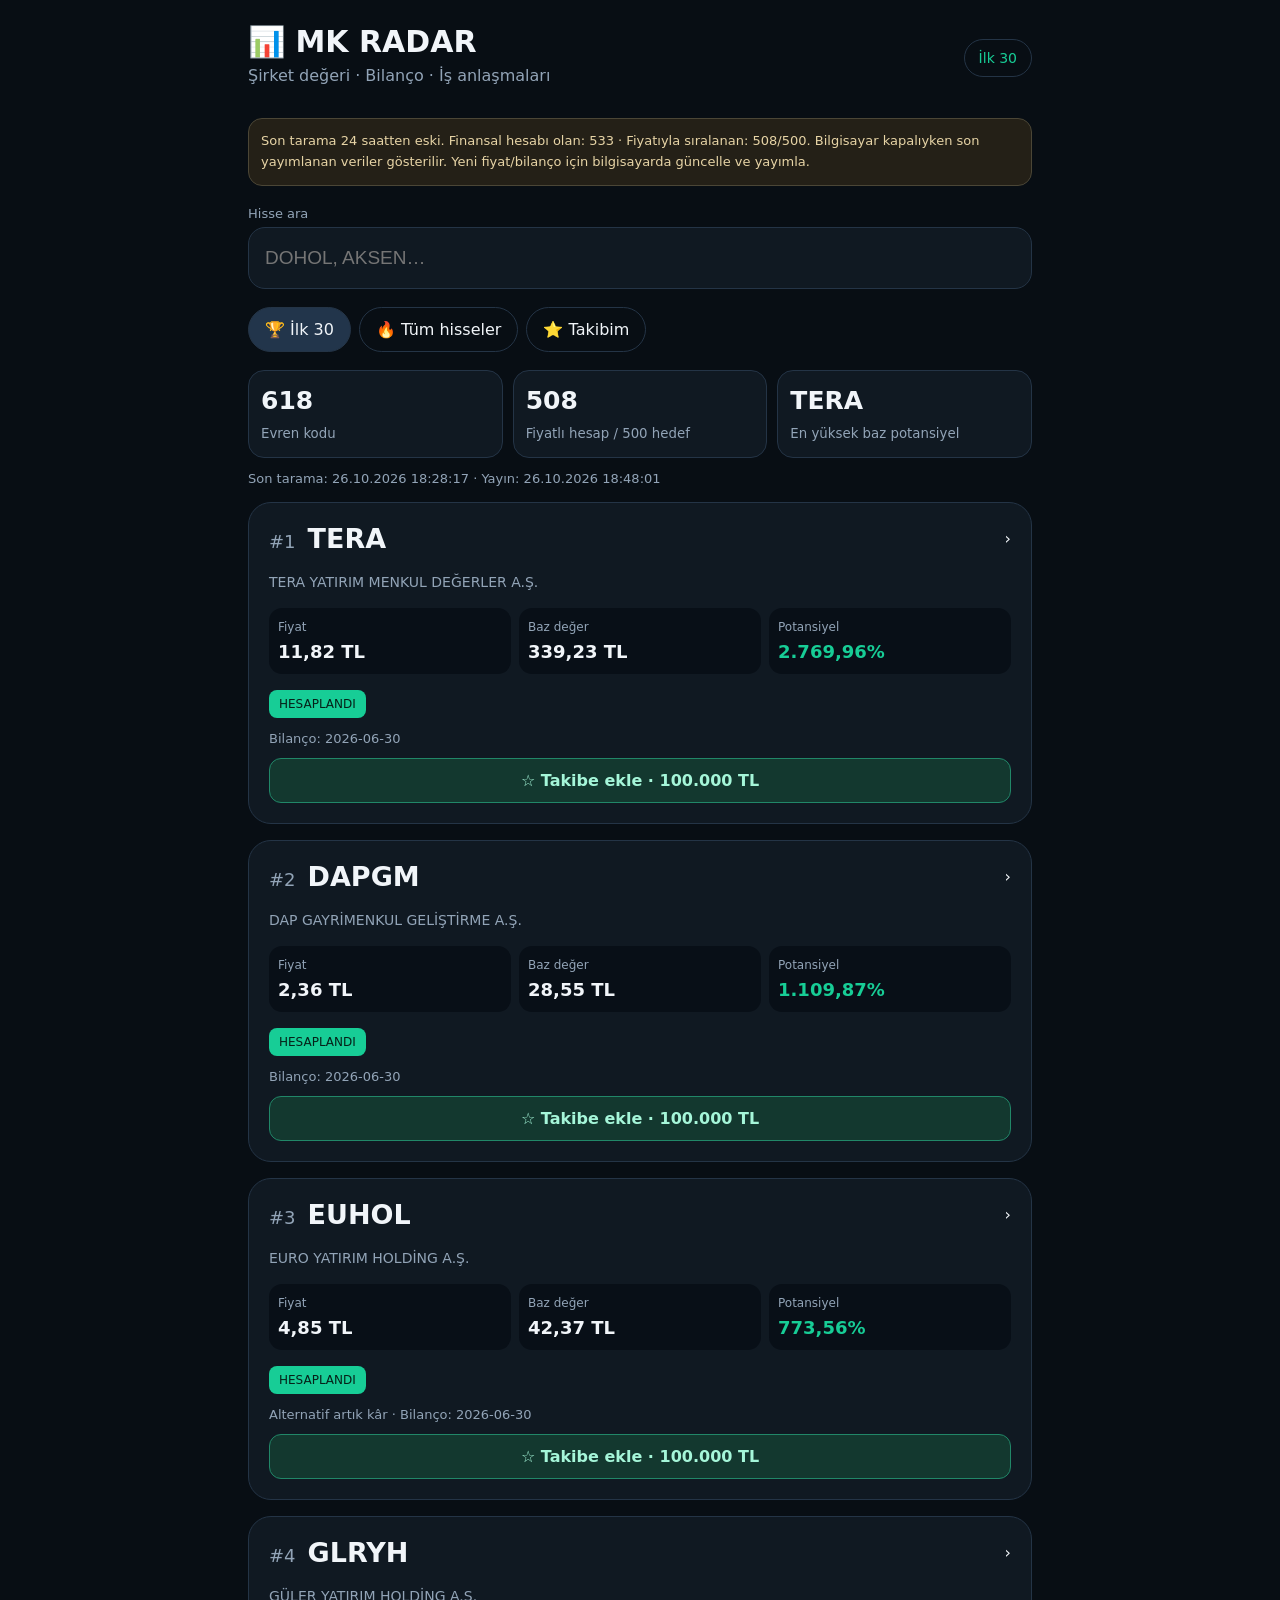
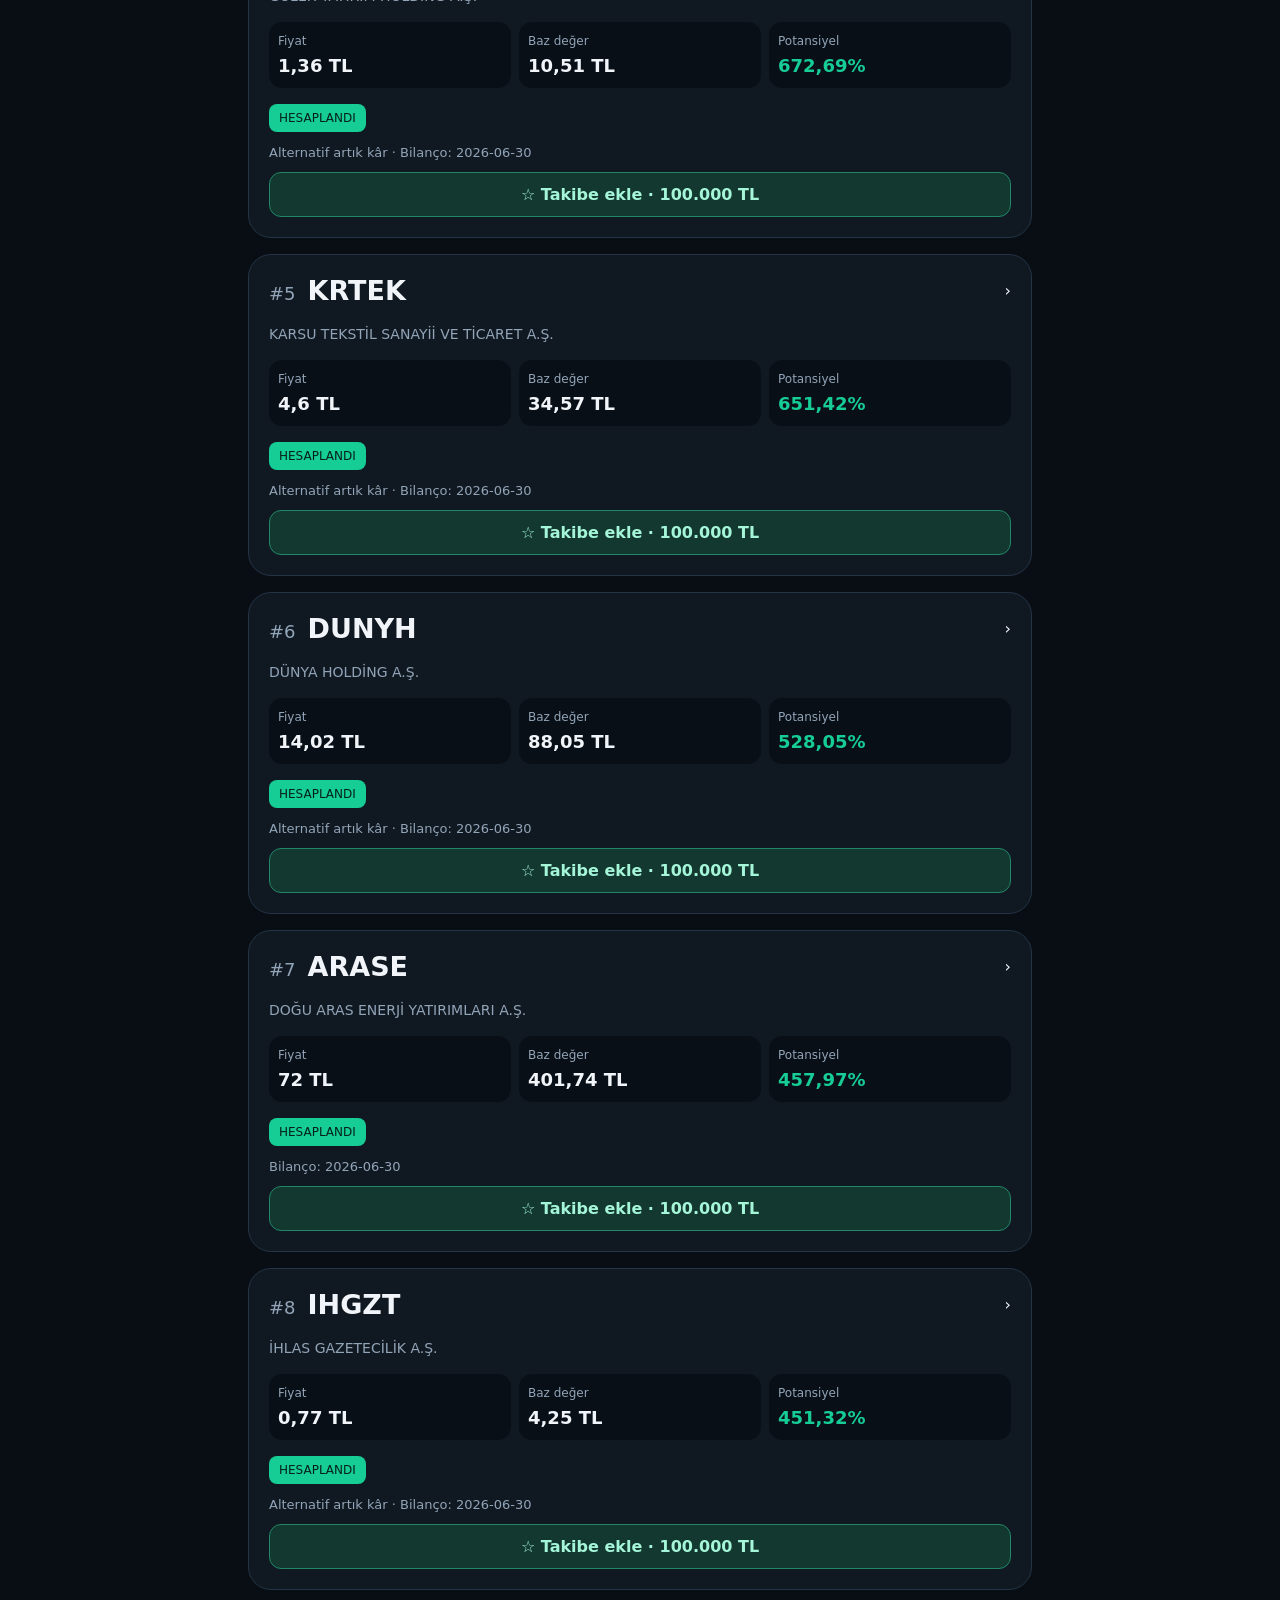
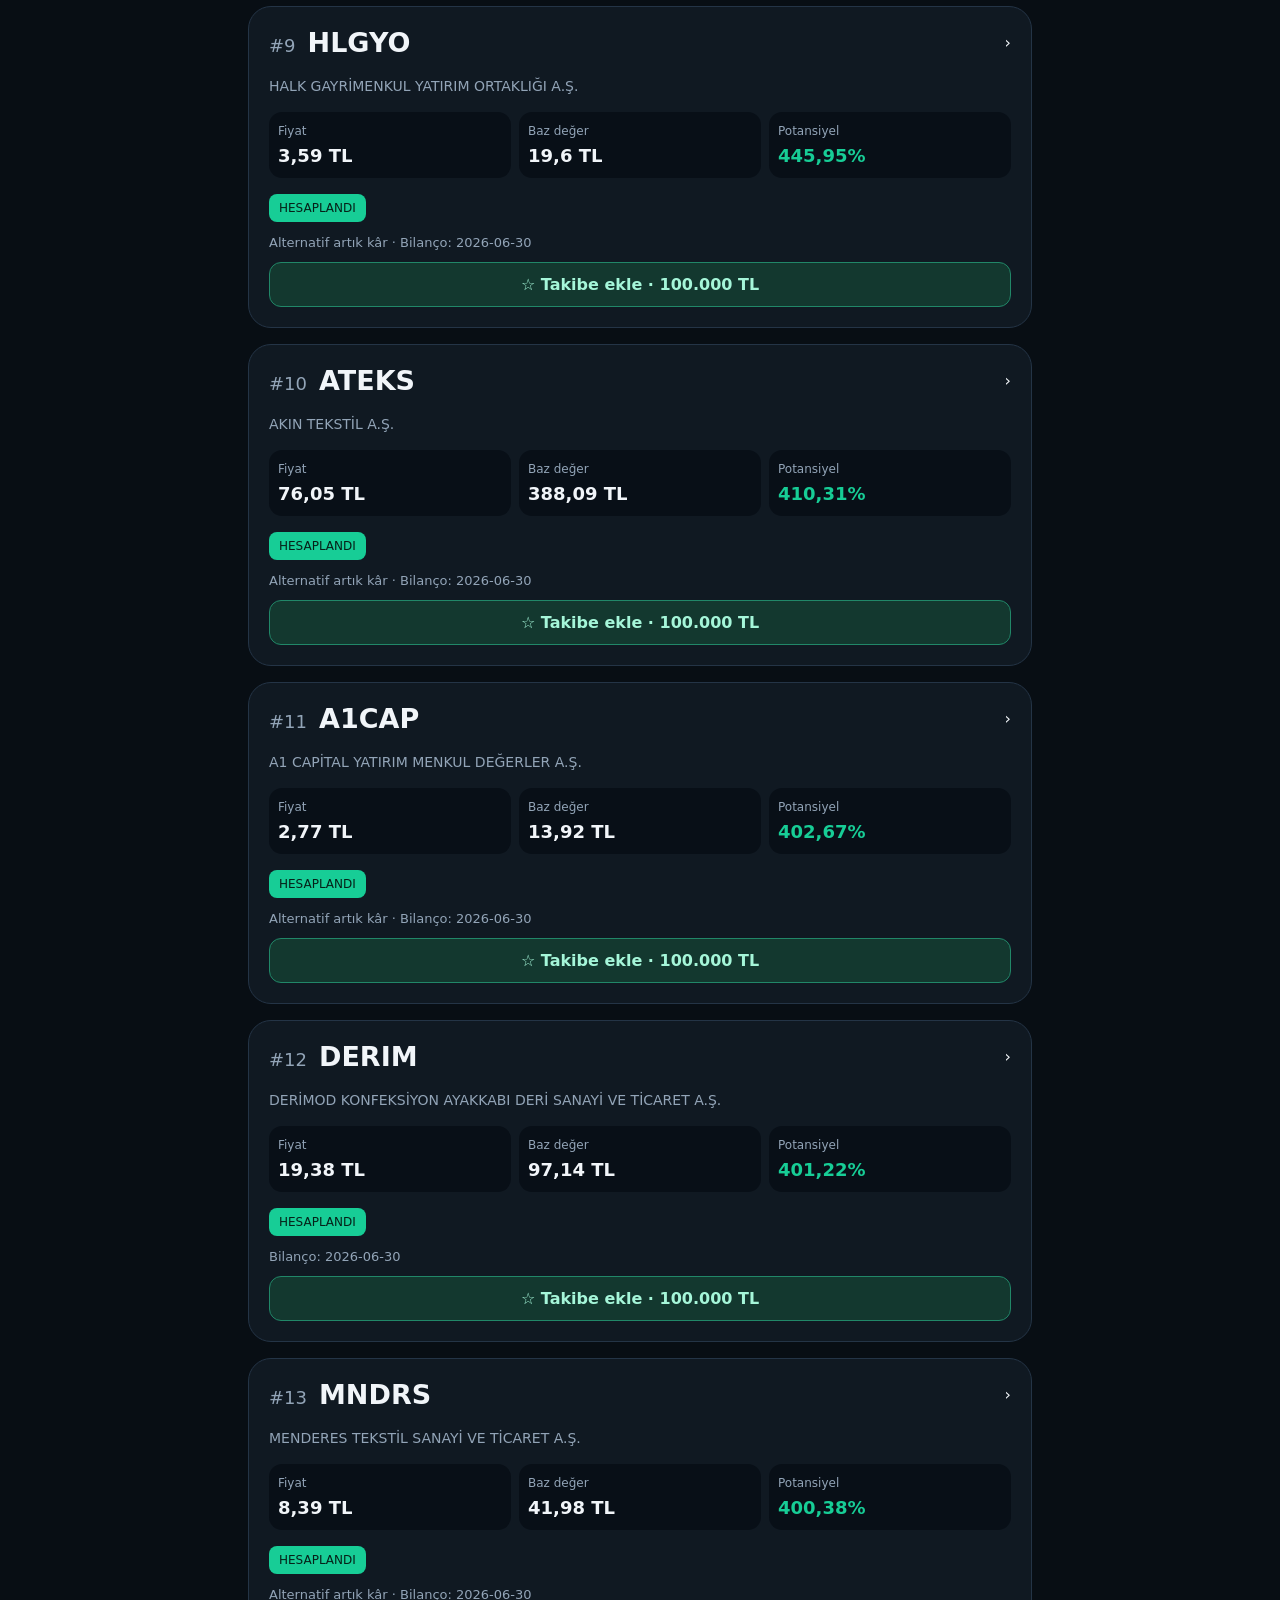
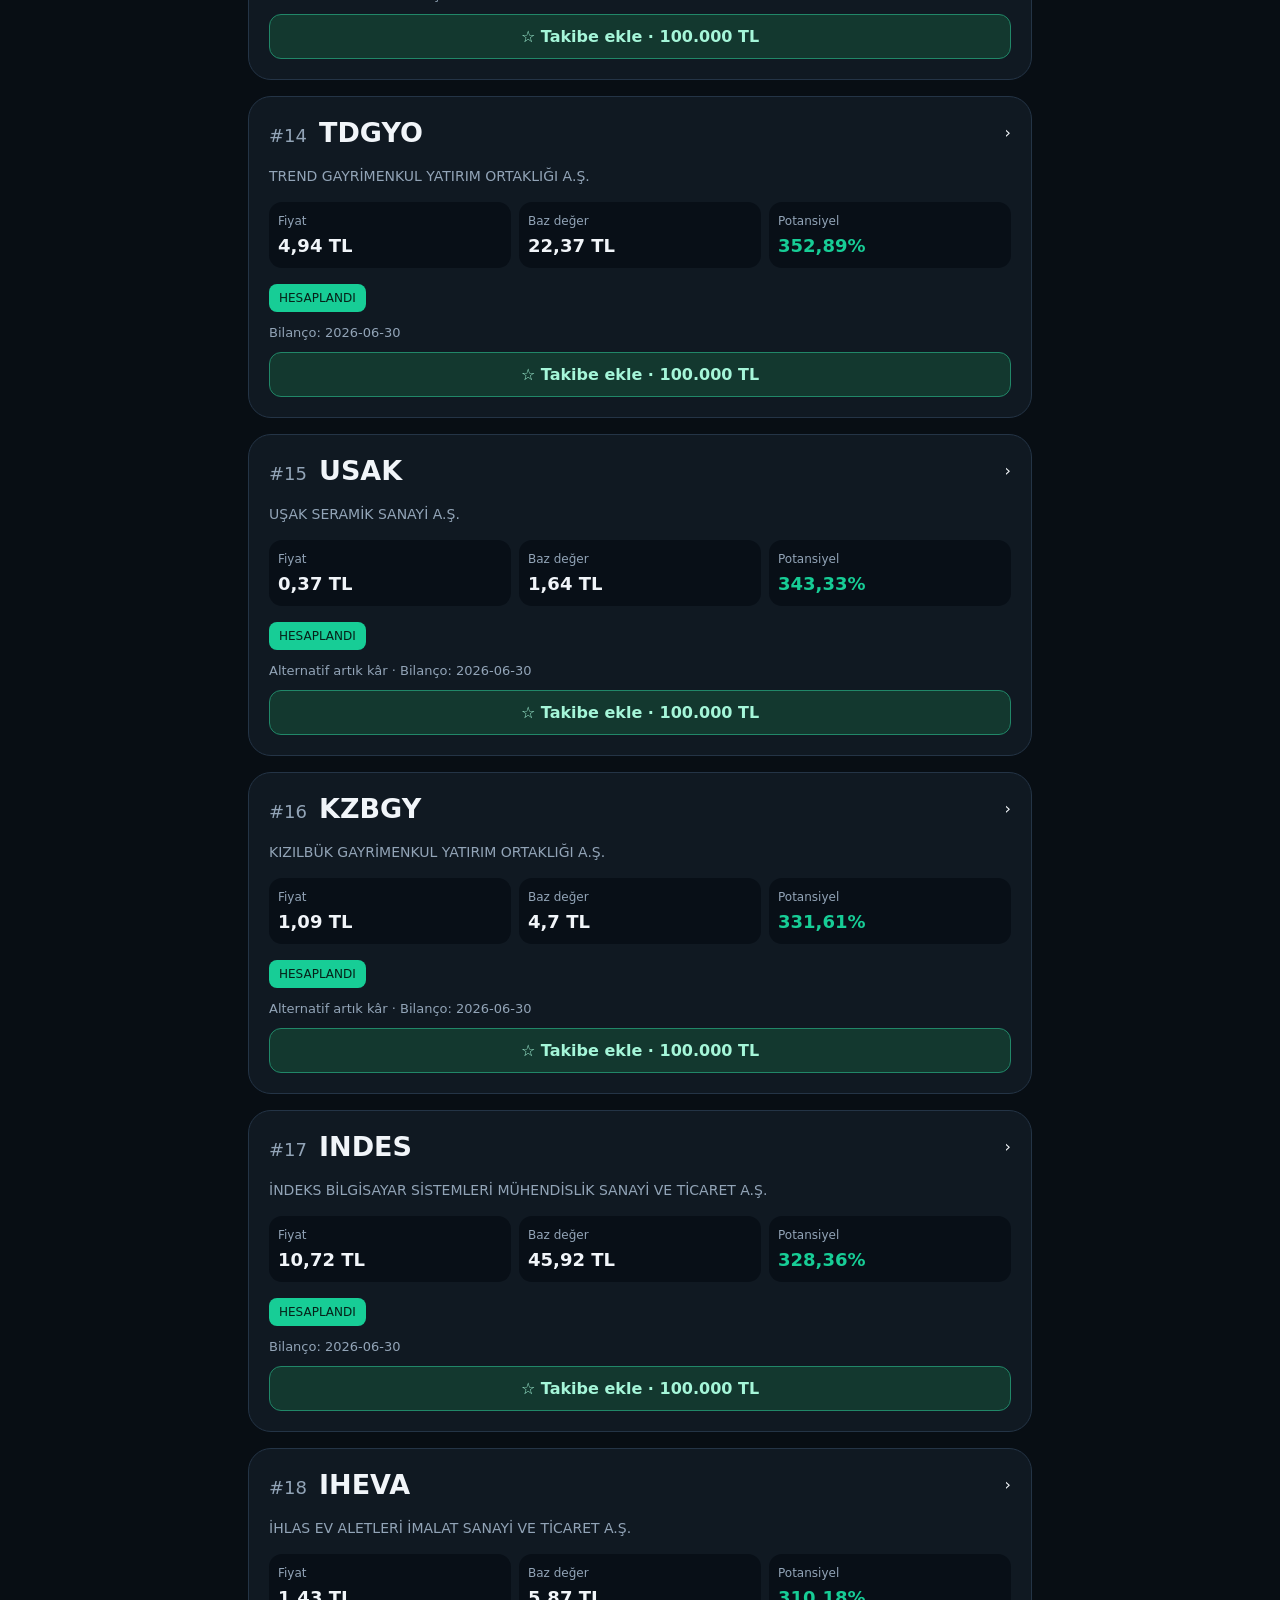
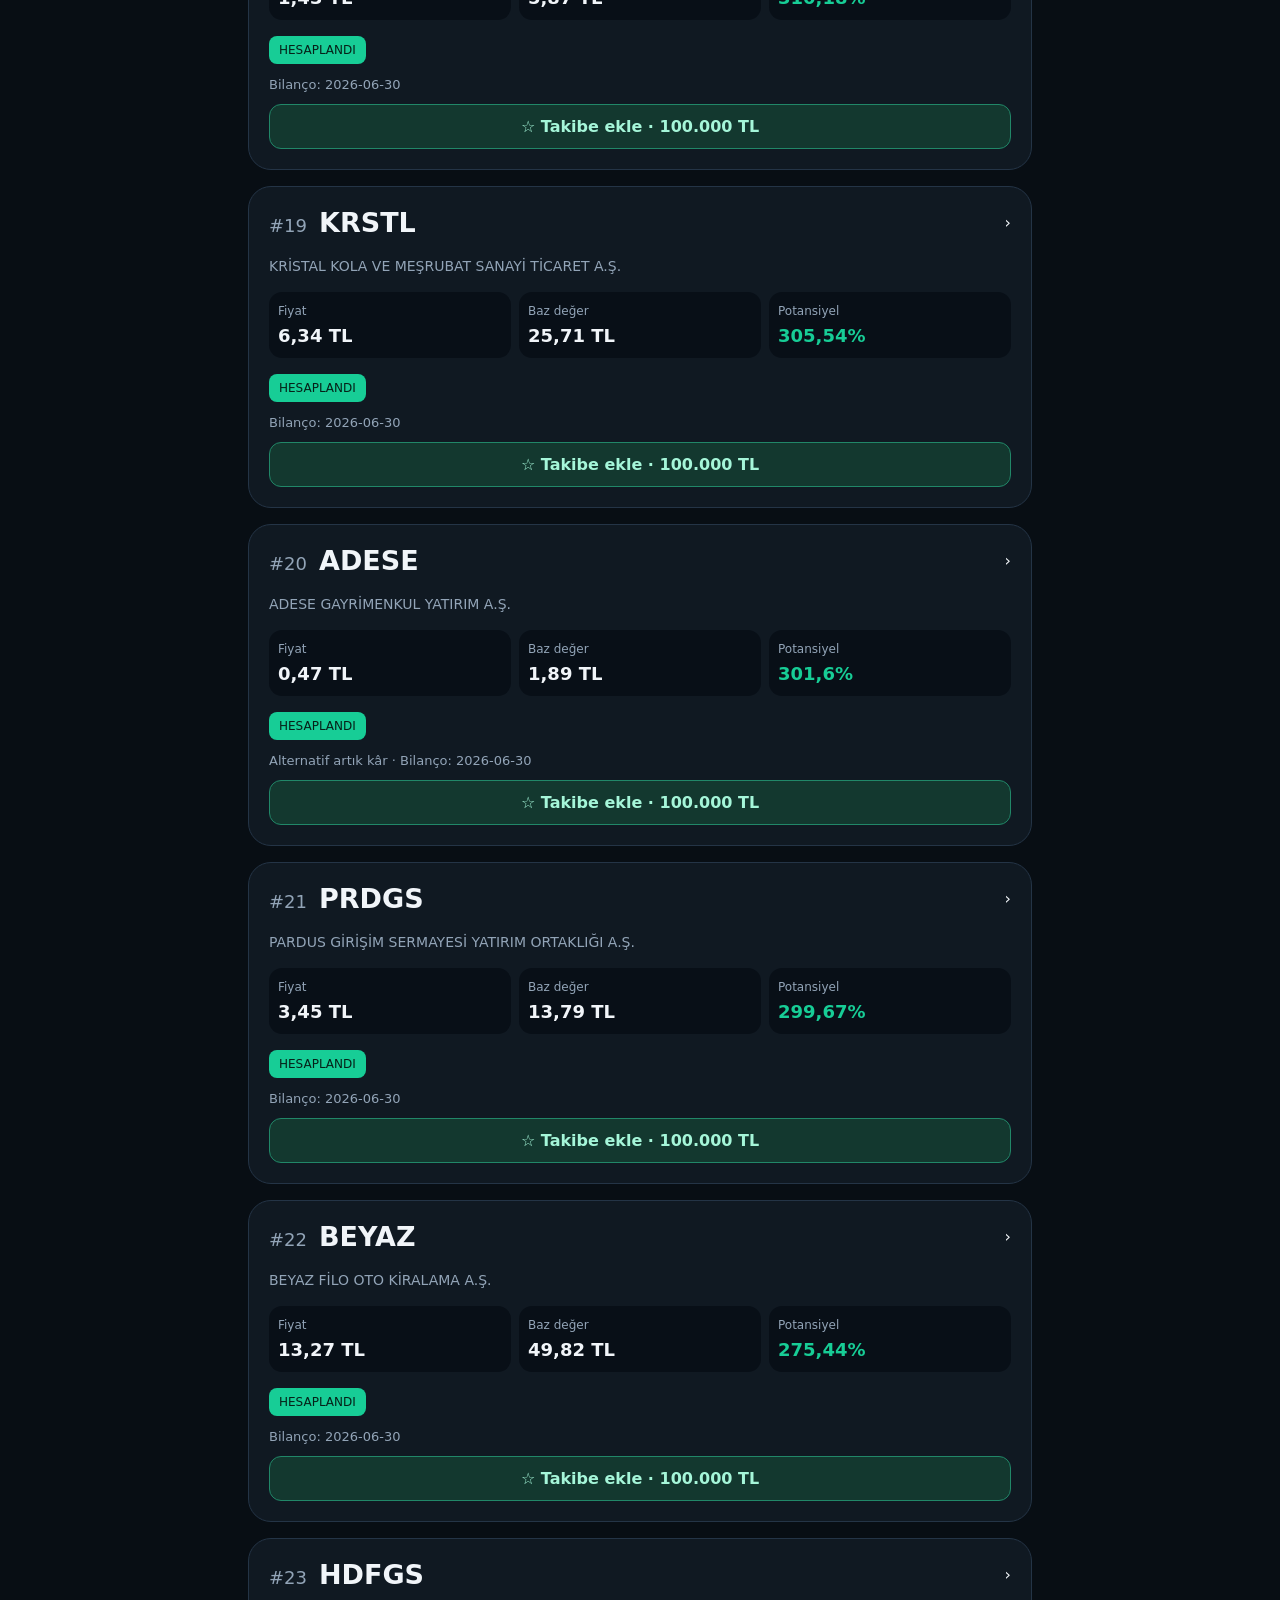
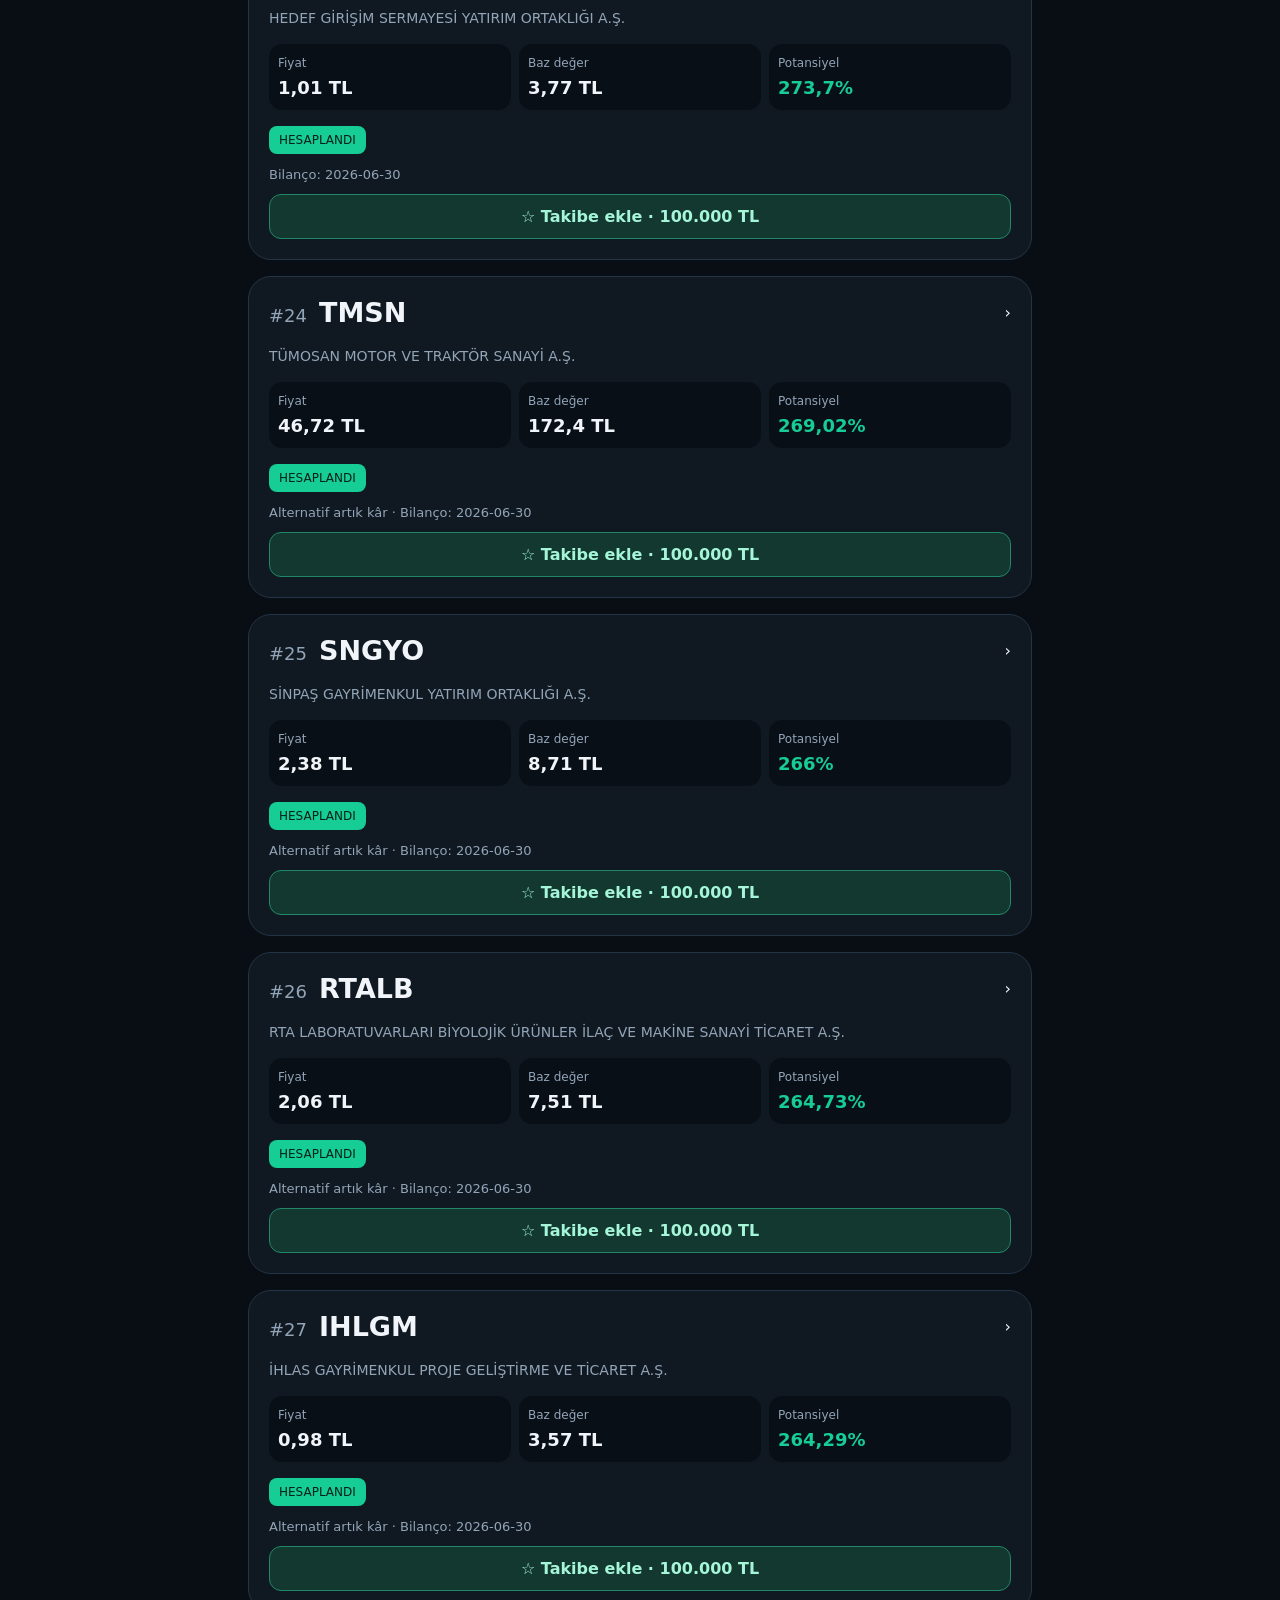
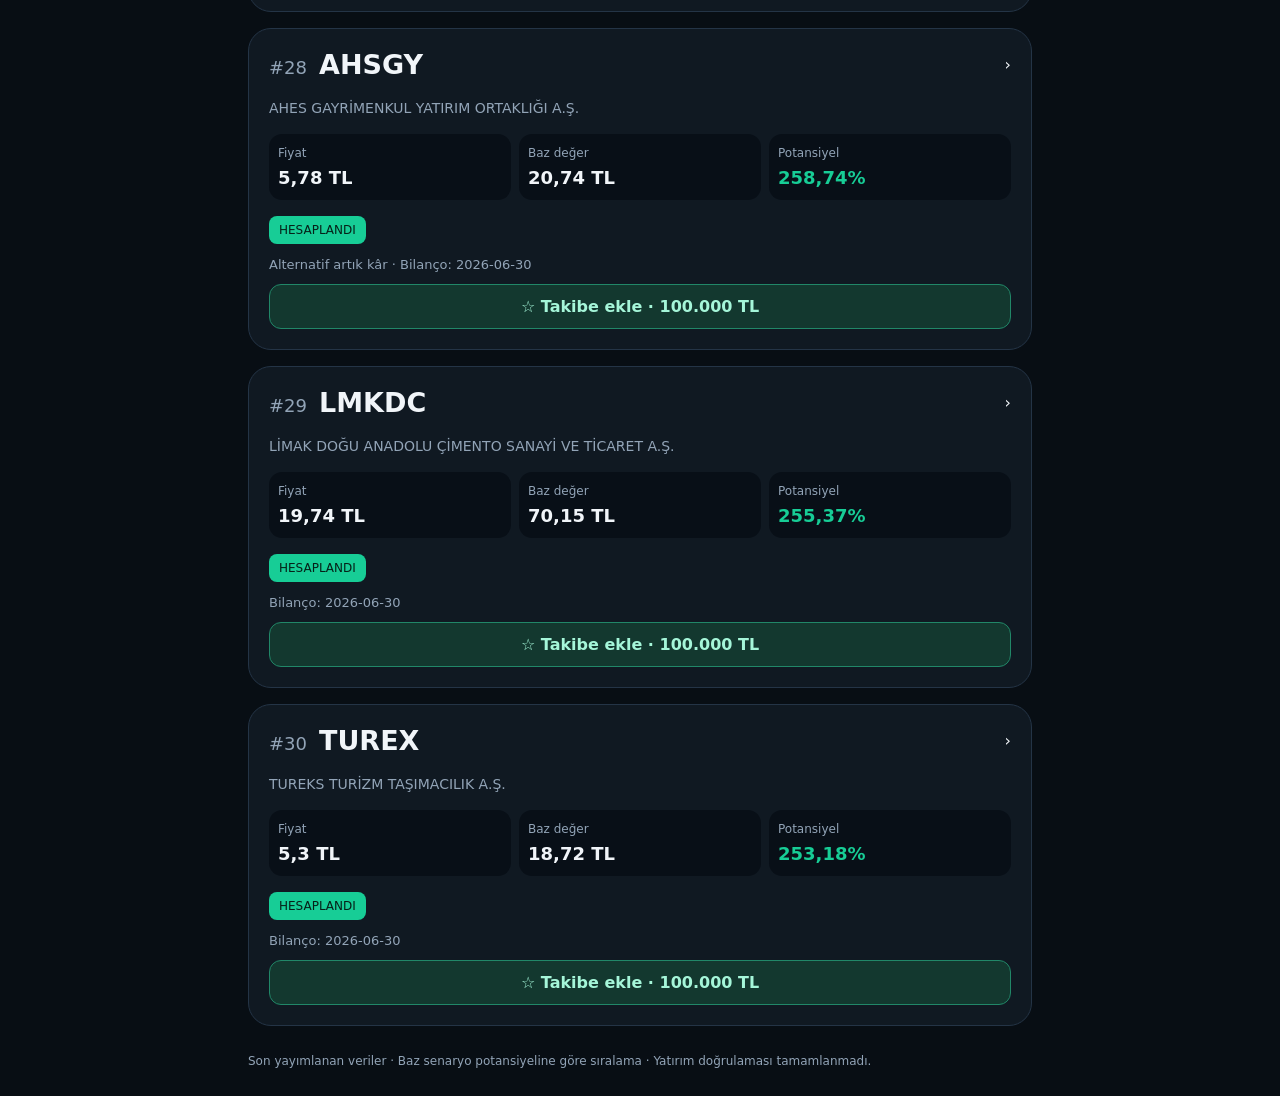
<file: index.html>
<!doctype html><html lang="tr"><head><meta charset="utf-8"><meta name="viewport" content="width=device-width,initial-scale=1,viewport-fit=cover"><title>MK Radar • İlk 30</title><link rel="stylesheet" href="radar-style.css"><script src="https://telegram.org/js/telegram-web-app.js"></script><script src="radar-app.js" defer></script></head><body><main>
<header><div><h1>📊 MK RADAR</h1><p>Şirket değeri · Bilanço · İş anlaşmaları</p></div><span class="pill">İlk 30</span></header>
<div id="notice" role="status">Veriler yükleniyor…</div>
<label class="search">Hisse ara<input id="search" placeholder="DOHOL, AKSEN…" autocomplete="off"></label>
<nav><button data-tab="top" class="selected">🏆 İlk 30</button><button data-tab="all">🔥 Tüm hisseler</button><button data-tab="watch">⭐ Takibim</button></nav>
<section id="stats" class="stats"></section><p id="stamp" class="muted"></p>
<section id="portfolio" hidden><h2>Sanal takip hesabım</h2><div id="portfolioStats" class="stats"></div><p class="muted">Her hisseye 100.000 TL sanal alım. Kesirli lot; komisyon ve temettü hariç fiyat getirisi. Alış fiyatı sonraki güncellemelerde değişmez. Kayıtlar bu tarayıcıda saklanır.</p><div class="tools"><button id="exportPortfolio">Takibi yedekle</button><label class="import">Yedek yükle<input id="importPortfolio" type="file" accept="application/json,.json" hidden></label></div><p id="portfolioMessage" role="status"></p></section>
<section id="cards"></section><button id="more" hidden>Daha fazla göster</button>
<footer>Son yayımlanan veriler · Baz senaryo potansiyeline göre sıralama · Yatırım doğrulaması tamamlanmadı.</footer>
<dialog id="detail"><button id="close" aria-label="Detayı kapat">✕</button><div id="detailBody"></div></dialog>
</main></body></html>
</file>
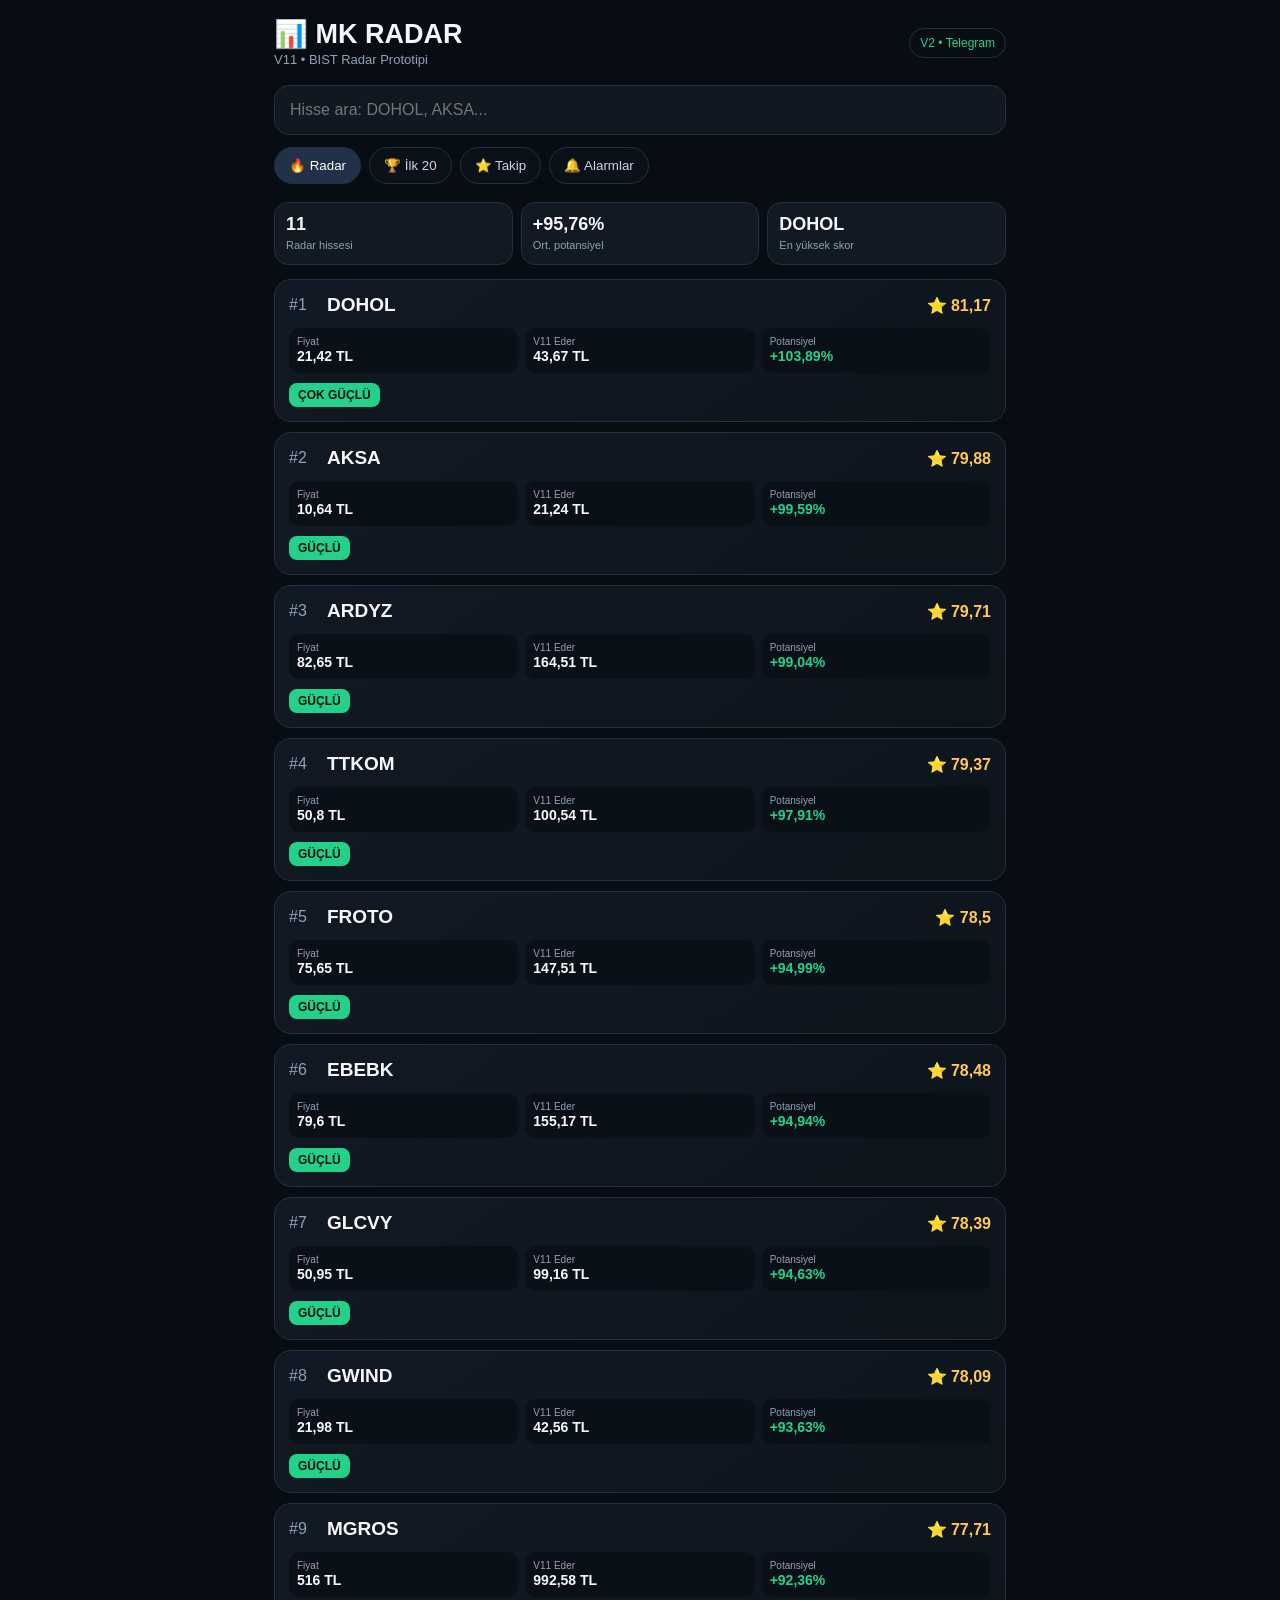
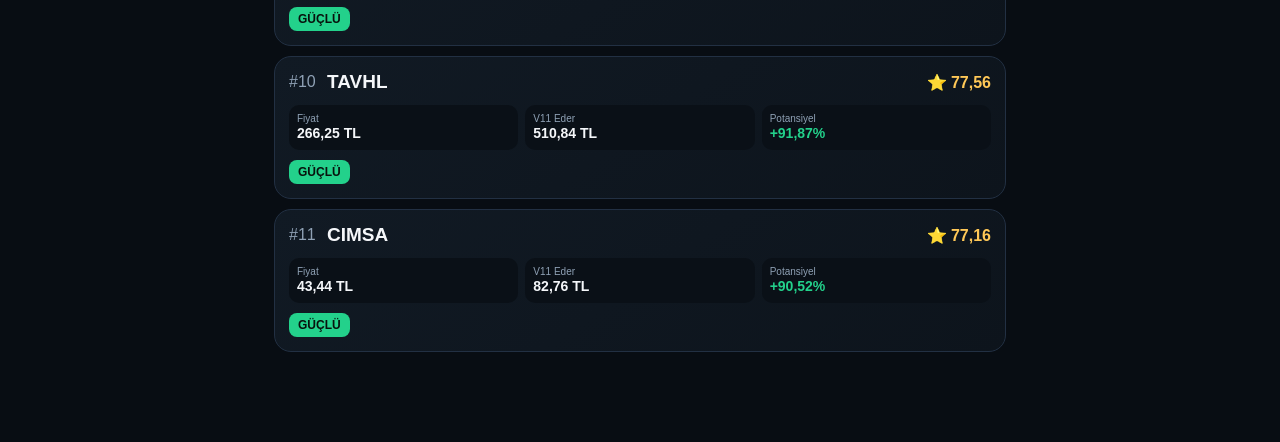
<file: MK_RADAR_V2/index.html>
<!doctype html><html lang='tr'><head><meta charset='utf-8'><meta name='viewport' content='width=device-width,initial-scale=1,viewport-fit=cover'><title>MK RADAR V11</title><script src='https://telegram.org/js/telegram-web-app.js'></script><style>
:root{color-scheme:dark;--bg:#080d13;--card:#111923;--line:#223043;--txt:#f5f7fa;--muted:#8fa1b5;--green:#23d18b;--blue:#579dff;--gold:#ffc857}*{box-sizing:border-box}body{margin:0;background:var(--bg);color:var(--txt);font-family:-apple-system,BlinkMacSystemFont,'Segoe UI',Arial,sans-serif}.app{max-width:760px;margin:auto;padding:18px 14px 90px}.top{display:flex;align-items:center;justify-content:space-between}.brand{font-size:27px;font-weight:900}.sub{color:var(--muted);font-size:13px;margin-top:2px}.badge{padding:7px 10px;border:1px solid var(--line);border-radius:999px;color:var(--green);font-size:12px}.search{width:100%;margin:18px 0 12px;padding:15px;border-radius:15px;border:1px solid var(--line);background:#101821;color:white;font-size:16px;outline:none}.tabs{display:flex;gap:8px;overflow:auto;padding-bottom:8px}.tab{white-space:nowrap;border:1px solid var(--line);background:#0b1118;color:#c9d5e2;border-radius:999px;padding:10px 14px}.tab.active{background:#203149;color:white}.summary{display:grid;grid-template-columns:repeat(3,1fr);gap:8px;margin:10px 0 14px}.mini{background:var(--card);border:1px solid var(--line);border-radius:14px;padding:11px}.mini b{display:block;font-size:18px}.mini span{color:var(--muted);font-size:11px}.list{display:grid;gap:10px}.card{background:linear-gradient(145deg,#111a24,#0d141c);border:1px solid var(--line);border-radius:17px;padding:14px;cursor:pointer}.row{display:flex;justify-content:space-between;align-items:center;gap:10px}.rank{color:var(--muted);width:28px}.sym{font-size:19px;font-weight:850;flex:1}.score{font-weight:800;color:var(--gold)}.metrics{display:grid;grid-template-columns:repeat(3,1fr);gap:7px;margin-top:12px}.metric{background:#0a1017;border-radius:10px;padding:8px}.metric small{display:block;color:var(--muted);font-size:10px}.metric b{font-size:14px}.up{color:var(--green)}.decision{margin-top:10px;font-size:12px;font-weight:800;color:#08120d;background:var(--green);display:inline-block;padding:5px 9px;border-radius:8px}.overlay{position:fixed;inset:0;background:rgba(3,7,11,.78);display:none;align-items:flex-end;z-index:5}.sheet{width:100%;max-height:86vh;overflow:auto;background:#0d141c;border-radius:24px 24px 0 0;padding:20px;border-top:1px solid #2b3d52}.close{float:right;border:0;background:#1c2937;color:white;border-radius:50%;width:34px;height:34px;font-size:18px}.detailTitle{font-size:28px;font-weight:900}.detailGrid{display:grid;grid-template-columns:1fr 1fr;gap:9px;margin-top:16px}.detailBox{border:1px solid var(--line);border-radius:13px;padding:11px}.detailBox small{display:block;color:var(--muted)}.detailBox b{font-size:18px}.note{margin-top:14px;color:var(--muted);font-size:12px;line-height:1.45}.empty{text-align:center;color:var(--muted);padding:40px 0}@media(max-width:420px){.metrics{grid-template-columns:repeat(3,1fr)}.brand{font-size:23px}}
</style></head><body><div class='app'><div class='top'><div><div class='brand'>📊 MK RADAR</div><div class='sub'>V11 • BIST Radar Prototipi</div></div><div class='badge'>V2 • Telegram</div></div><input id='q' class='search' placeholder='Hisse ara: DOHOL, AKSA...'><div class='tabs'><button class='tab active'>🔥 Radar</button><button class='tab'>🏆 İlk 20</button><button class='tab'>⭐ Takip</button><button class='tab'>🔔 Alarmlar</button></div><div class='summary'><div class='mini'><b id='cnt'>0</b><span>Radar hissesi</span></div><div class='mini'><b id='avg'>0%</b><span>Ort. potansiyel</span></div><div class='mini'><b id='best'>—</b><span>En yüksek skor</span></div></div><div id='list' class='list'></div></div><div id='overlay' class='overlay'><div class='sheet'><button class='close' onclick='closeDetail()'>×</button><div id='detail'></div></div></div><script>
const stocks=[
['DOHOL',21.42,43.672524,103.8867,81.166,8.8,.6,null,681.1,70,80,'ÇOK GÜÇLÜ'],
['AKSA',10.64,21.236731,99.5933,79.878,6.4,1.1,8.0,1007.36,60,82,'GÜÇLÜ'],
['ARDYZ',82.65,164.505183,99.0383,79.7115,19.9,3.9,7.7,422.7,82,82,'GÜÇLÜ'],
['TTKOM',50.8,100.539127,97.9117,79.3735,5.8,.7,2.5,0,78,88,'GÜÇLÜ'],
['FROTO',75.65,147.509935,94.99,78.497,8.0,1.5,7.4,0,84,88,'GÜÇLÜ'],
['EBEBK',79.6,155.17224,94.94,78.482,23.9,2.2,2.8,526.9,72,82,'GÜÇLÜ'],
['GLCVY',50.95,99.162287,94.6267,78.388,4.9,1.7,0,0,75,86,'GÜÇLÜ'],
['GWIND',21.98,42.559508,93.6283,78.0885,5.3,.7,7.5,0,82,82,'GÜÇLÜ'],
['MGROS',516,992.5776,92.36,77.708,13.6,1.0,3.2,0,80,90,'GÜÇLÜ'],
['TAVHL',266.25,510.840563,91.865,77.5595,16.8,1.2,5.7,0,86,90,'GÜÇLÜ'],
['CIMSA',43.44,82.76044,90.5167,77.155,9.5,1.1,7.0,0,82,84,'GÜÇLÜ']];
const fmt=n=>n==null?'—':Number(n).toLocaleString('tr-TR',{maximumFractionDigits:2});
function render(filter=''){const data=stocks.filter(s=>s[0].includes(filter.toUpperCase()));const el=document.getElementById('list');el.innerHTML=data.length?data.map((s,i)=>`<div class='card' onclick="detail('${s[0]}')"><div class='row'><div class='rank'>#${i+1}</div><div class='sym'>${s[0]}</div><div class='score'>⭐ ${fmt(s[4])}</div></div><div class='metrics'><div class='metric'><small>Fiyat</small><b>${fmt(s[1])} TL</b></div><div class='metric'><small>V11 Eder</small><b>${fmt(s[2])} TL</b></div><div class='metric'><small>Potansiyel</small><b class='up'>+${fmt(s[3])}%</b></div></div><span class='decision'>${s[11]}</span></div>`).join(''):`<div class='empty'>Hisse bulunamadı.</div>`;document.getElementById('cnt').textContent=data.length;document.getElementById('avg').textContent=data.length?('+'+fmt(data.reduce((a,s)=>a+s[3],0)/data.length)+'%'):'0%';document.getElementById('best').textContent=data[0]?.[0]||'—'}
function detail(sym){const s=stocks.find(x=>x[0]===sym);document.getElementById('detail').innerHTML=`<div class='detailTitle'>${s[0]}</div><div class='sub'>MK RADAR V11 detay görünümü</div><div class='detailGrid'>${[['Fiyat',fmt(s[1])+' TL'],['V11 Eder',fmt(s[2])+' TL'],['Potansiyel','+'+fmt(s[3])+'%'],['V11 Skor',fmt(s[4])],['F/K',fmt(s[5])],['PD/DD',fmt(s[6])],['FD/FAVÖK',fmt(s[7])],['Büyüme',fmt(s[8])+'%'],['Katalizör',fmt(s[9])],['Kalite',fmt(s[10])]].map(x=>`<div class='detailBox'><small>${x[0]}</small><b>${x[1]}</b></div>`).join('')}</div><div class='decision'>${s[11]}</div><div class='note'>Prototip verileri MK RADAR V11 Excel örneklerinden alınmıştır. Bu sürüm canlı piyasa verisine bağlı değildir.</div>`;document.getElementById('overlay').style.display='flex'}function closeDetail(){document.getElementById('overlay').style.display='none'}document.getElementById('q').addEventListener('input',e=>render(e.target.value));if(window.Telegram?.WebApp){Telegram.WebApp.ready();Telegram.WebApp.expand();}render();
</script></body></html>
</file>
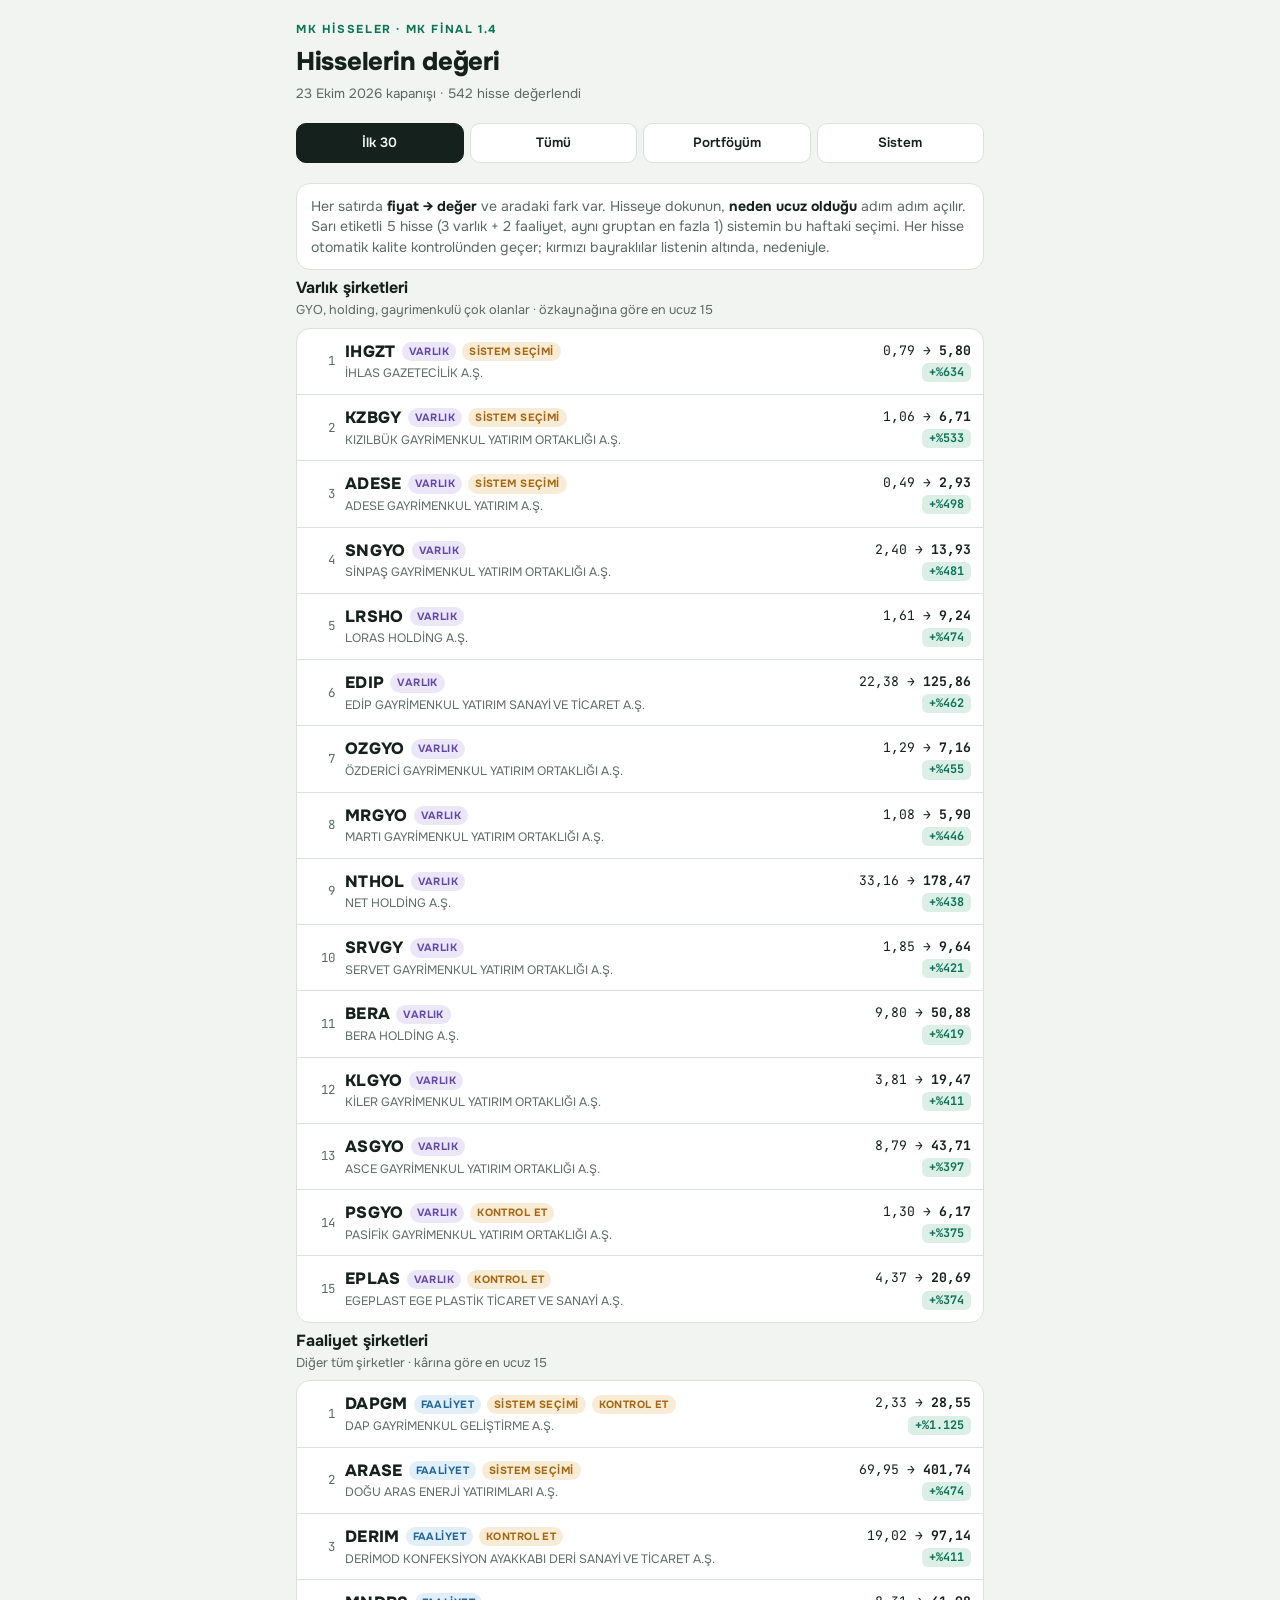
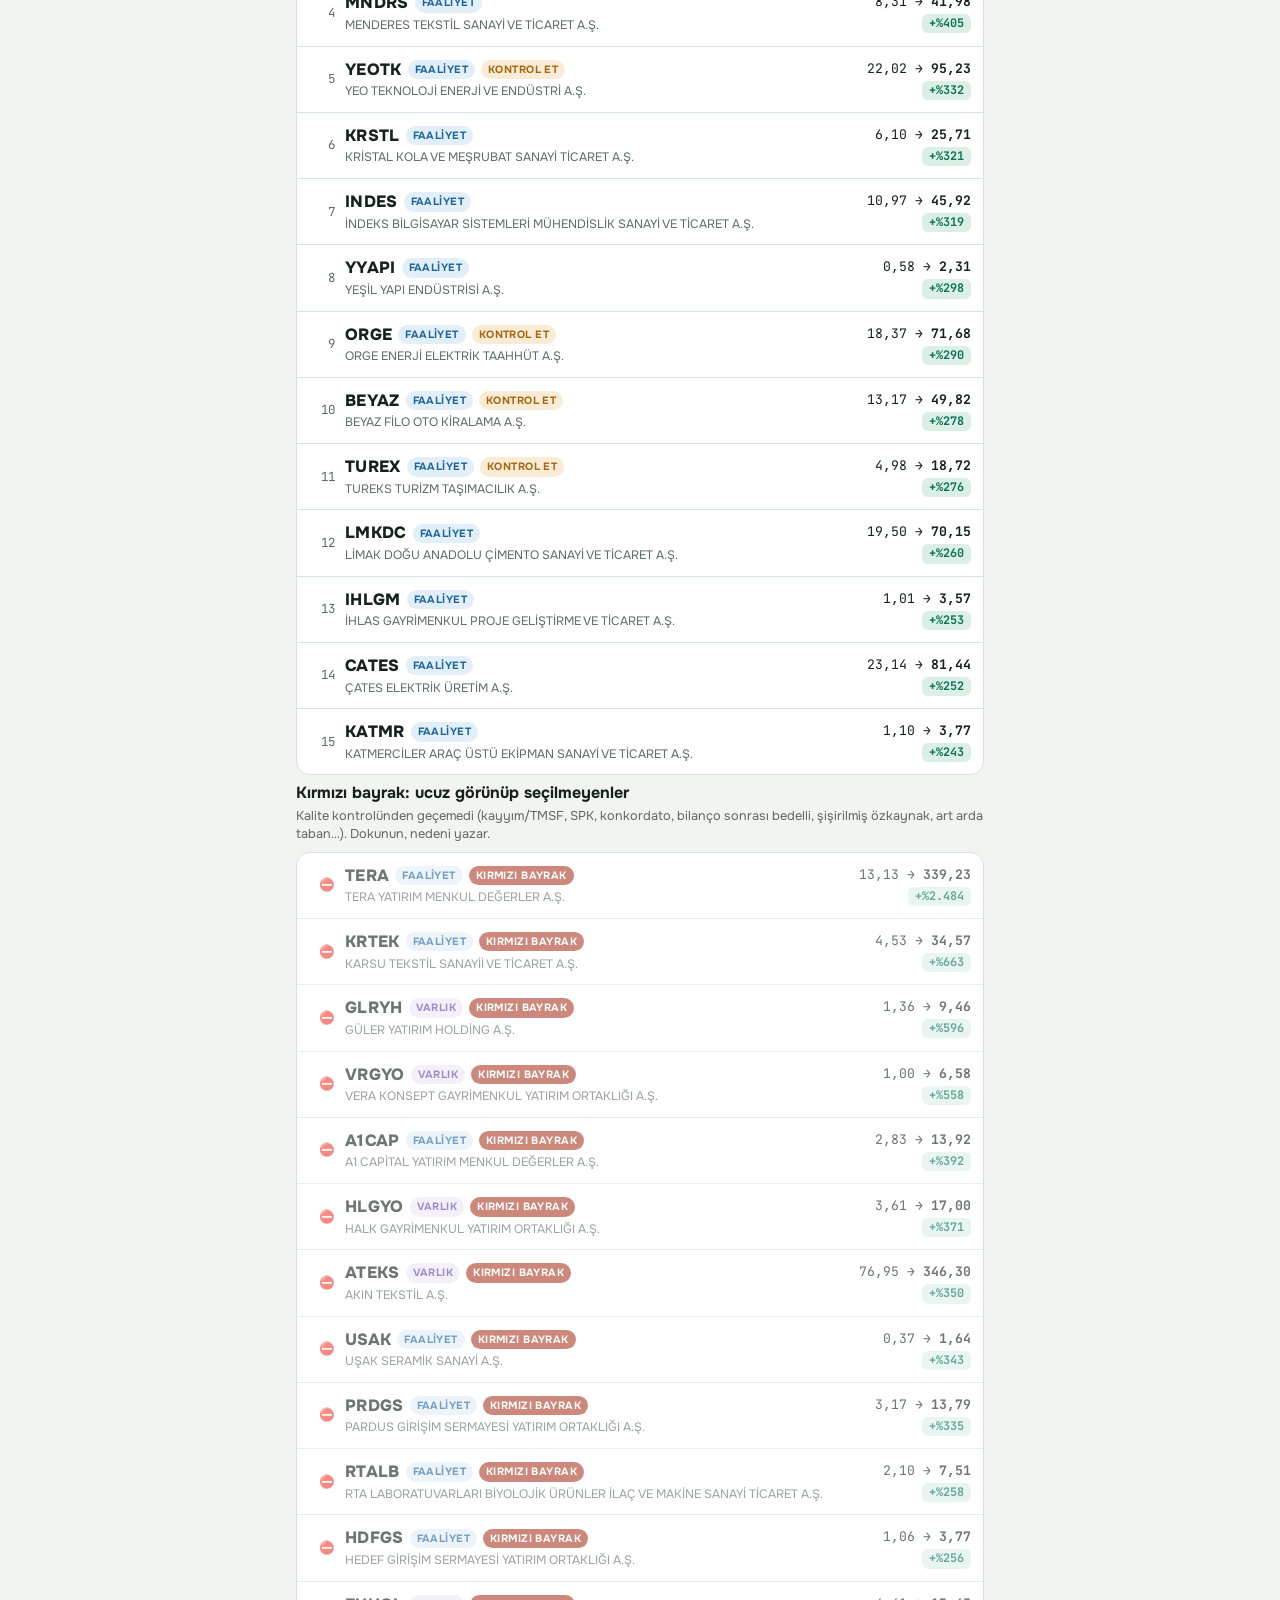
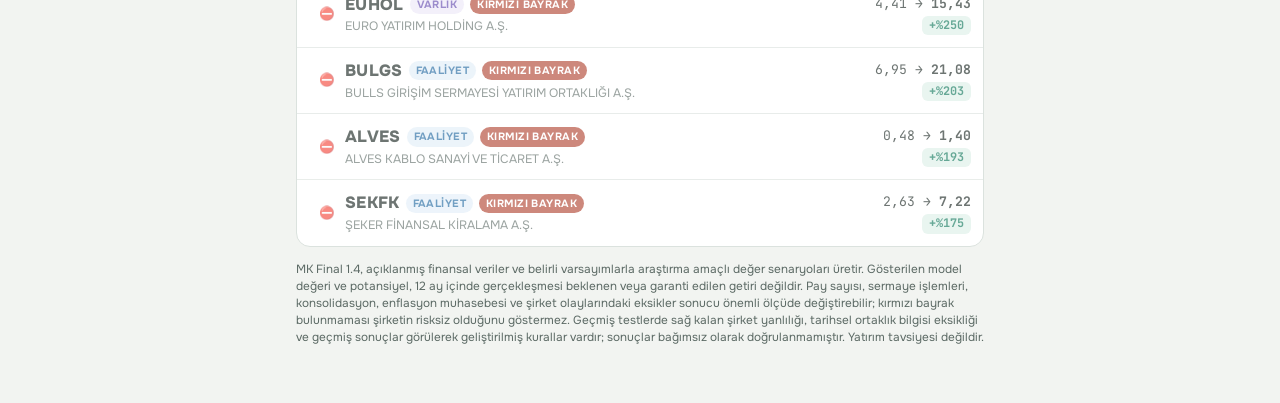
<file: MK_VAL_BOT/mk-val/index.html>
<!doctype html>
<html lang="tr">
<head>
<meta charset="utf-8">
<meta name="viewport" content="width=device-width,initial-scale=1,viewport-fit=cover">
<script src="https://telegram.org/js/telegram-web-app.js"></script>
</head>
<body>
<title>MK Hisseler</title>
<meta name="claude:viewport-fit-sides" content="cover">
<link rel="preconnect" href="https://fonts.googleapis.com">
<link rel="stylesheet" href="https://fonts.googleapis.com/css2?family=Onest:wght@400;500;600;700;800&family=JetBrains+Mono:wght@500;700&display=swap">
<style>
/* Layout: one-column phone list (Telegram mini app); tapping a row slides in a full-screen "why cheap" sheet. */
:root{
  --bg:#f2f4f1; --surface:#ffffff; --surface2:#eef2ef; --ink:#15211d; --muted:#5b6964; --line:#dbe2de;
  --value:#0a7457; --value-soft:#dcefe7; --gold:#a8670f; --gold-soft:#f8ecd6; --bad:#b0402d; --bad-soft:#f7e2dd;
  --asset:#6046ad; --asset-soft:#ece7f8; --op:#1b649e; --op-soft:#e2eef8;
  --f:"Onest",system-ui,-apple-system,"Segoe UI",Roboto,sans-serif; --m:"JetBrains Mono",ui-monospace,Menlo,Consolas,monospace;
  --r:14px;
}
@media (prefers-color-scheme: dark){:root:not([data-theme="light"]){
  --bg:#0e1412; --surface:#151d1a; --surface2:#1b2521; --ink:#e5eee9; --muted:#8e9e98; --line:#26312d;
  --value:#3ccb9c; --value-soft:#143328; --gold:#e6b452; --gold-soft:#372a12; --bad:#f2907d; --bad-soft:#3a1d18;
  --asset:#b9a5f5; --asset-soft:#251f3c; --op:#72b8ec; --op-soft:#132a3c; color-scheme:dark}}
:root[data-theme="dark"]{
  --bg:#0e1412; --surface:#151d1a; --surface2:#1b2521; --ink:#e5eee9; --muted:#8e9e98; --line:#26312d;
  --value:#3ccb9c; --value-soft:#143328; --gold:#e6b452; --gold-soft:#372a12; --bad:#f2907d; --bad-soft:#3a1d18;
  --asset:#b9a5f5; --asset-soft:#251f3c; --op:#72b8ec; --op-soft:#132a3c; color-scheme:dark}
*{box-sizing:border-box}
body{background:var(--bg);color:var(--ink);font-family:var(--f);font-size:15px;line-height:1.45;-webkit-font-smoothing:antialiased}
body::before{content:"";position:fixed;inset:0 0 auto;height:env(safe-area-inset-top,0px);z-index:30;background:var(--bg)}
.wrap{max-width:720px;margin:0 auto;padding-block:14px 48px;padding-left:max(16px,env(safe-area-inset-left,0px));padding-right:max(16px,env(safe-area-inset-right,0px));display:flex;flex-direction:column;gap:14px}
header{display:flex;flex-direction:column;gap:4px}
.eyebrow{font-size:.72rem;font-weight:700;letter-spacing:.14em;text-transform:uppercase;color:var(--value)}
h1{margin:0;font-size:1.6rem;font-weight:800;letter-spacing:-.01em;text-wrap:balance}
.stamp{color:var(--muted);font-size:.84rem}
.tabs{position:sticky;top:env(safe-area-inset-top,0px);z-index:20;background:var(--bg);padding-block:6px;display:flex;gap:6px}
.tabs button{flex:1;min-width:0;font:inherit;font-weight:600;font-size:.84rem;padding:9px 4px;border-radius:10px;border:1px solid var(--line);background:var(--surface);color:var(--ink);cursor:pointer}
.tabs button[aria-selected="true"]{background:var(--ink);color:var(--bg);border-color:var(--ink)}
button:focus-visible,input:focus-visible,.row:focus-visible{outline:2px solid var(--value);outline-offset:2px}
.sec{display:flex;flex-direction:column;gap:8px}
.sechead{display:flex;flex-direction:column;gap:2px;margin-top:6px}
.sechead h2{margin:0;font-size:1rem;font-weight:700}
.sechead span{color:var(--muted);font-size:.8rem}
.list{background:var(--surface);border:1px solid var(--line);border-radius:var(--r);overflow:hidden}
.row{display:grid;grid-template-columns:26px minmax(0,1fr) auto;align-items:center;gap:10px;padding:11px 12px;border-top:1px solid var(--line);cursor:pointer;background:none;width:100%;text-align:left;font:inherit;color:inherit;border-left:0;border-right:0;border-bottom:0}
.row:first-child{border-top:0}
.row:hover{background:var(--surface2)}
.row.dim{opacity:.62}
.rk{font-family:var(--m);font-size:.78rem;color:var(--muted);text-align:right}
.who{min-width:0;display:flex;flex-direction:column;gap:2px}
.tkline{display:flex;align-items:center;gap:6px;flex-wrap:wrap}
.tk{font-weight:800;font-size:1.02rem;letter-spacing:.02em}
.co{color:var(--muted);font-size:.76rem;white-space:nowrap;overflow:hidden;text-overflow:ellipsis}
.chip{font-size:.66rem;font-weight:700;letter-spacing:.04em;padding:2px 7px;border-radius:999px;white-space:nowrap}
.chip.a{background:var(--asset-soft);color:var(--asset)}.chip.o{background:var(--op-soft);color:var(--op)}
.chip.pick{background:var(--gold-soft);color:var(--gold)}.chip.warn{background:var(--gold-soft);color:var(--gold)}.chip.red{background:var(--bad);color:var(--surface)}
.qc{border-radius:12px;padding:12px 14px;border:1px solid var(--line);background:var(--surface)}.qc h3{margin:0 0 8px;font-size:1rem}.qc.bad{border-color:var(--bad);background:var(--bad-soft)}.qc.mid{border-color:var(--gold)}.qc.ok h3{color:var(--value)}.qc ul{margin:0;padding-left:1.1em;display:flex;flex-direction:column;gap:6px}.qc li{line-height:1.45;font-size:.9rem}.qc li.r b{color:var(--bad)}.qc li.y b{color:var(--gold)}.qc p{margin:0;font-size:.86rem;color:var(--muted)}
.nums{display:flex;flex-direction:column;align-items:flex-end;gap:3px;font-family:var(--m);font-variant-numeric:tabular-nums}
.pv{font-size:.82rem;white-space:nowrap}.pv b{font-weight:700}
.pot{font-size:.74rem;font-weight:700;padding:1px 7px;border-radius:6px;background:var(--value-soft);color:var(--value)}
.pot.neg{background:var(--bad-soft);color:var(--bad)}
.tools{display:flex;flex-direction:column;gap:8px}
.tools input{font:inherit;font-size:1rem;padding:11px 13px;border-radius:12px;border:1px solid var(--line);background:var(--surface);color:var(--ink);width:100%}
.filters{display:flex;gap:6px;flex-wrap:wrap}
.filters button{font:inherit;font-size:.82rem;font-weight:600;padding:6px 11px;border-radius:999px;border:1px solid var(--line);background:var(--surface);color:var(--ink);cursor:pointer}
.filters button[aria-pressed="true"]{border-color:var(--value);background:var(--value-soft);color:var(--value)}
.count{color:var(--muted);font-size:.8rem}
.note{background:var(--surface);border:1px solid var(--line);border-radius:var(--r);padding:12px 14px;font-size:.88rem;color:var(--muted)}
.note b{color:var(--ink)}
.empty{padding:22px 14px;text-align:center;color:var(--muted)}
footer{color:var(--muted);font-size:.74rem}
/* portfolio */
.chip.own{background:var(--value-soft);color:var(--value)}
.pf{background:var(--surface);border:1px solid var(--line);border-radius:12px;padding:12px;display:flex;flex-direction:column;gap:10px}
.pf h3{margin:0;font-size:1rem}
.pf .meta{font-size:.86rem;color:var(--muted)}
.pf .meta b{color:var(--ink);font-family:var(--m);font-variant-numeric:tabular-nums}
.btns{display:flex;gap:8px;flex-wrap:wrap}
.btn{font:inherit;font-weight:700;font-size:.92rem;padding:10px 14px;border-radius:10px;border:1px solid var(--line);background:var(--surface);color:var(--ink);cursor:pointer}
.btn.pri{background:var(--value);border-color:var(--value);color:var(--surface)}
.btn.danger{color:var(--bad);border-color:var(--bad)}
.btn.wide{width:100%}
.form{display:grid;grid-template-columns:repeat(2,minmax(0,1fr));gap:8px}
.form label:last-child{grid-column:1/-1}
.form label{display:flex;flex-direction:column;gap:4px;font-size:.72rem;font-weight:600;color:var(--muted);text-transform:uppercase;letter-spacing:.03em;min-width:0}
.form input{font:inherit;font-family:var(--m);font-size:.95rem;padding:9px 10px;border-radius:9px;border:1px solid var(--line);background:var(--bg);color:var(--ink);width:100%;min-width:0;text-transform:none}
.sum{display:grid;grid-template-columns:repeat(2,minmax(0,1fr));gap:8px}
.sum /*x*/.cell b.up{color:var(--value)}.sum .cell b.down{color:var(--bad)}
.pfrow{grid-template-columns:minmax(0,1fr) auto}.pfrow .co{white-space:normal}
.hint{font-size:.78rem;color:var(--muted)}
.toast{position:fixed;left:50%;bottom:calc(18px + env(safe-area-inset-bottom,0px));transform:translateX(-50%);background:var(--ink);color:var(--bg);padding:10px 16px;border-radius:12px;font-size:.88rem;font-weight:600;z-index:60;max-width:calc(100% - 32px)}
/* detail sheet */
.sheet{position:fixed;inset:0;z-index:40;background:var(--bg);overflow-y:auto;transform:translateX(100%);transition:transform .22s ease;padding-top:env(safe-area-inset-top,0px)}
.sheet.open{transform:none}
@media (prefers-reduced-motion: reduce){.sheet{transition:none}}
.bar{position:sticky;top:0;z-index:2;background:var(--bg);border-bottom:1px solid var(--line)}
.bar .in{max-width:720px;margin:0 auto;display:flex;align-items:center;gap:10px;padding-block:10px;padding-left:max(16px,env(safe-area-inset-left,0px));padding-right:max(16px,env(safe-area-inset-right,0px))}
.back{font:inherit;font-weight:600;font-size:.92rem;border:1px solid var(--line);background:var(--surface);color:var(--ink);border-radius:10px;padding:7px 12px;cursor:pointer}
.bar .t{font-weight:800}
.d{max-width:720px;margin:0 auto;padding-block:16px 60px;padding-left:max(16px,env(safe-area-inset-left,0px));padding-right:max(16px,env(safe-area-inset-right,0px));display:flex;flex-direction:column;gap:16px}
.dh{display:flex;flex-direction:column;gap:6px}
.dh .big{font-size:2rem;font-weight:800;letter-spacing:.01em;line-height:1.05}
.dh .co{white-space:normal;font-size:.88rem}
.trio{display:grid;grid-template-columns:repeat(3,minmax(0,1fr));gap:8px}
.cell{background:var(--surface);border:1px solid var(--line);border-radius:12px;padding:9px 10px;min-width:0}
.cell span{display:block;font-size:.7rem;color:var(--muted);font-weight:600;letter-spacing:.03em;text-transform:uppercase}
.cell b{display:block;font-family:var(--m);font-size:1.08rem;font-variant-numeric:tabular-nums;margin-top:2px;white-space:nowrap;overflow:hidden;text-overflow:ellipsis}
.cell.v b{color:var(--value)}
.scale{background:var(--surface);border:1px solid var(--line);border-radius:12px;padding:12px 12px 10px}
.track{position:relative;height:10px;border-radius:999px;background:var(--surface2);margin:30px 6px 30px}
.fill{position:absolute;left:0;top:0;bottom:0;border-radius:999px;background:var(--value-soft)}
.mk{position:absolute;top:50%;transform:translate(-50%,-50%);width:14px;height:14px;border-radius:50%;border:3px solid var(--surface)}
.mk.p{background:var(--ink)}.mk.n{background:var(--gold)}.mk.v{background:var(--value)}
.lab{position:absolute;transform:translateX(-50%);font-family:var(--m);font-size:.7rem;white-space:nowrap;color:var(--muted)}
.lab.up{bottom:16px}.lab.dn{top:16px}
.lab b{color:var(--ink)}
.scale p{margin:0;font-size:.78rem;color:var(--muted)}
.why h3,.calc h3,.risk h3,.src h3{margin:0 0 8px;font-size:1.02rem;font-weight:700}
.lead{font-size:1.02rem;line-height:1.5;margin:0 0 10px;text-wrap:pretty}
.why ul,.risk ul{margin:0;padding-left:1.1em;display:flex;flex-direction:column;gap:8px}
.why li,.risk li{line-height:1.5}
.num{font-family:var(--m);font-variant-numeric:tabular-nums;font-weight:700;white-space:nowrap}
.calc table{width:100%;border-collapse:collapse;font-size:.88rem;background:var(--surface);border:1px solid var(--line);border-radius:12px;overflow:hidden}
.calc td{padding:8px 10px;border-top:1px solid var(--line)}
.calc tr:first-child td{border-top:0}
.calc td:last-child{text-align:right;font-family:var(--m);font-variant-numeric:tabular-nums;white-space:nowrap}
.calc tr.tot td{font-weight:700;background:var(--value-soft);color:var(--value)}
.risk li.w{color:var(--bad)}
.src a{color:var(--op);word-break:break-all;font-size:.84rem}
.src p{margin:0 0 6px;font-size:.84rem;color:var(--muted)}
</style>

<div class="wrap" lang="tr">
  <header>
    <span class="eyebrow">MK Hisseler · MK Final 1.4</span>
    <h1>Hisselerin değeri</h1>
    <span class="stamp" id="stamp">Yükleniyor…</span>
  </header>
  <nav class="tabs" role="tablist">
    <button role="tab" id="tab-top" data-tab="top" aria-selected="true">İlk 30</button>
    <button role="tab" id="tab-all" data-tab="all" aria-selected="false">Tümü</button>
    <button role="tab" id="tab-pf" data-tab="pf" aria-selected="false">Portföyüm</button>
    <button role="tab" id="tab-how" data-tab="how" aria-selected="false">Sistem</button>
  </nav>
  <main id="view"></main>
  <footer>MK Final 1.4, açıklanmış finansal veriler ve belirli varsayımlarla araştırma amaçlı değer senaryoları üretir. Gösterilen model değeri ve potansiyel, 12 ay içinde gerçekleşmesi beklenen veya garanti edilen getiri değildir. Pay sayısı, sermaye işlemleri, konsolidasyon, enflasyon muhasebesi ve şirket olaylarındaki eksikler sonucu önemli ölçüde değiştirebilir; kırmızı bayrak bulunmaması şirketin risksiz olduğunu göstermez. Geçmiş testlerde sağ kalan şirket yanlılığı, tarihsel ortaklık bilgisi eksikliği ve geçmiş sonuçlar görülerek geliştirilmiş kurallar vardır; sonuçlar bağımsız olarak doğrulanmamıştır. Yatırım tavsiyesi değildir.</footer>
</div>

<section class="sheet" id="sheet" aria-hidden="true" lang="tr">
  <div class="bar"><div class="in"><button class="back" id="back">← Liste</button><span class="t" id="sheetT"></span></div></div>
  <div class="d" id="detail"></div>
</section>

<script type="application/json" id="embedded"></script>
<script>
const $ = s => document.querySelector(s);
const esc = s => String(s ?? '').replace(/[&<>"']/g, c => ({'&':'&amp;','<':'&lt;','>':'&gt;','"':'&quot;',"'":'&#39;'}[c]));
const TR = new Intl.NumberFormat('tr-TR', {minimumFractionDigits: 2, maximumFractionDigits: 2});
const fx = v => v == null || !isFinite(v) ? '—' : TR.format(v);
const pct = v => v == null || !isFinite(v) ? '—' : (v > 0 ? '+' : v < 0 ? '−' : '') + '%' + new Intl.NumberFormat('tr-TR', {maximumFractionDigits: 0}).format(Math.abs(100 * v));
const pc0 = v => v == null || !isFinite(v) ? '—' : '%' + new Intl.NumberFormat('tr-TR', {maximumFractionDigits: v < 0.1 ? 1 : 0}).format(100 * v);
const x2 = v => v == null || !isFinite(v) ? '—' : new Intl.NumberFormat('tr-TR', {maximumFractionDigits: 1, minimumFractionDigits: 1}).format(v);
function tl(v) {
  if (v == null || !isFinite(v)) return '—';
  const a = Math.abs(v), s = v < 0 ? '−' : '';
  const f = (n, u) => s + new Intl.NumberFormat('tr-TR', {maximumFractionDigits: n >= 100 ? 0 : n >= 10 ? 1 : 2}).format(n) + ' ' + u;
  if (a >= 1e12) return f(a / 1e12, 'trilyon TL');
  if (a >= 1e9) return f(a / 1e9, 'milyar TL');
  if (a >= 1e6) return f(a / 1e6, 'milyon TL');
  return s + new Intl.NumberFormat('tr-TR', {maximumFractionDigits: 0}).format(a) + ' TL';
}
const N = v => `<span class="num">${tl(v)}</span>`;
const DATE = s => { if (!s) return '—'; const d = new Date(s.slice(0, 10) + 'T12:00:00'); return isNaN(d) ? s : d.toLocaleDateString('tr-TR', {day: 'numeric', month: 'long', year: 'numeric'}); };

let D = null, ALL = [], PICKS = new Set(), tab = 'top', filt = 'all', query = '';

function prep(d) {
  D = d; PICKS = new Set(d.picks.map(p => p.ticker));
  ALL = [...d.asset, ...d.operating].sort((a, b) => b.potential - a.potential);
}

function row(x, rank) {
  const a = x.group === 'VARLIK', pk = PICKS.has(x.ticker);
  const tags = [`<span class="chip ${a ? 'a' : 'o'}">${a ? 'VARLIK' : 'FAALİYET'}</span>`];
  if (PF.items[x.ticker]) tags.push('<span class="chip own">PORTFÖYDE</span>');
  if (pk) tags.push('<span class="chip pick">SİSTEM SEÇİMİ</span>');
  const ql = (x.quality || {}).level;
  if (ql === 'KIRMIZI') tags.push('<span class="chip red">KIRMIZI BAYRAK</span>');
  else if (!x.eligible && x.potential > 0) tags.push('<span class="chip warn">HACİM DÜŞÜK</span>');
  else if (ql === 'SARI' || (x.warnings || []).length) tags.push('<span class="chip warn">KONTROL ET</span>');
  return `<button class="row${x.eligible || x.potential <= 0 ? '' : ' dim'}" data-t="${esc(x.ticker)}">
    <span class="rk">${rank}</span>
    <span class="who"><span class="tkline"><span class="tk">${esc(x.ticker)}</span>${tags.join('')}</span><span class="co">${esc(x.company)}</span></span>
    <span class="nums"><span class="pv">${fx(x.price)} → <b>${fx(x.value_ps)}</b></span><span class="pot${x.potential < 0 ? ' neg' : ''}">${pct(x.potential)}</span></span>
  </button>`;
}

function viewTop() {
  const A = D.asset.filter(x => x.eligible).slice(0, 15), O = D.operating.filter(x => x.eligible).slice(0, 15);
  return `<div class="note">Her satırda <b>fiyat → değer</b> ve aradaki fark var. Hisseye dokunun, <b>neden ucuz olduğu</b> adım adım açılır. Sarı etiketli 5 hisse (3 varlık + 2 faaliyet, aynı gruptan en fazla 1) sistemin bu haftaki seçimi. Her hisse otomatik kalite kontrolünden geçer; kırmızı bayraklılar listenin altında, nedeniyle.</div>
  <section class="sec"><div class="sechead"><h2>Varlık şirketleri</h2><span>GYO, holding, gayrimenkulü çok olanlar · özkaynağına göre en ucuz 15</span></div>
    <div class="list">${A.map((x, i) => row(x, i + 1)).join('')}</div></section>
  <section class="sec"><div class="sechead"><h2>Faaliyet şirketleri</h2><span>Diğer tüm şirketler · kârına göre en ucuz 15</span></div>
    <div class="list">${O.map((x, i) => row(x, i + 1)).join('')}</div></section>
  ${redSection()}`;
}
function redSection() {
  const R = ALL.filter(x => (x.quality || {}).level === 'KIRMIZI' && x.potential > 1).slice(0, 15);
  if (!R.length) return '';
  return `<section class="sec"><div class="sechead"><h2>Kırmızı bayrak: ucuz görünüp seçilmeyenler</h2><span>Kalite kontrolünden geçemedi (kayyım/TMSF, SPK, konkordato, bilanço sonrası bedelli, şişirilmiş özkaynak, art arda taban…). Dokunun, nedeni yazar.</span></div>
    <div class="list">${R.map((x, i) => row(x, '⛔')).join('')}</div></section>`;
}

function viewAll() {
  return `<div class="tools"><input id="q" type="search" placeholder="Hisse kodu veya şirket adı: THYAO, Aselsan…" autocomplete="off" value="${esc(query)}" aria-label="Hisse ara">
    <div class="filters" id="filters">${[['all', 'Hepsi'], ['V', 'Varlık'], ['F', 'Faaliyet'], ['cheap', 'Ucuz'], ['exp', 'Pahalı']].map(([k, l]) => `<button data-f="${k}" aria-pressed="${filt === k}">${l}</button>`).join('')}</div>
    <span class="count" id="count"></span></div>
    <div class="list" id="alllist"></div>`;
}
function fillAll() {
  const q = query.trim().toLocaleUpperCase('tr-TR');
  const rows = ALL.filter(x => (filt === 'all' || (filt === 'V' && x.group === 'VARLIK') || (filt === 'F' && x.group !== 'VARLIK') || (filt === 'cheap' && x.potential > 0) || (filt === 'exp' && x.potential <= 0))
    && (!q || x.ticker.includes(q) || x.company.toLocaleUpperCase('tr-TR').includes(q)));
  $('#count').textContent = `${rows.length} hisse · değer farkına göre sıralı (en ucuz üstte)`;
  $('#alllist').innerHTML = rows.length ? rows.map((x, i) => row(x, ALL.indexOf(x) + 1)).join('')
    : `<div class="empty">“${esc(query)}” bu taramada yok. Bilançosu eksik, döviz bazlı ya da son 20 günde işlem görmemiş olabilir.</div>`;
}

function viewHow() {
  return `<section class="sec"><div class="note"><b>Her şirket, değerinin durduğu yerden ölçülür.</b><br><br>
  <b>Varlık şirketleri</b> (GYO, holding ya da varlığının en az %30'u gayrimenkul olanlar): değer = özkaynak + bağlı GYO'larının ekspertiz farkı. Borsa değeri bu değere göre en düşük olanlar ucuzdur. Pabrai'nin Reysaş hesabı budur.<br><br>
  <b>Faaliyet şirketleri</b>: değer = 16 × gelecek yıl net kârı. Kâr tahmin edilemeyen (zarar eden, finans) şirketlerde özkaynak + kârlılık yöntemi kullanılır.<br><br>
  <b>Kural:</b> varlık grubundan en ucuz 3 + faaliyet grubundan en ucuz 2 = 5 hisse, eşit para. Önerilen kullanım: parayı 4'e bölüp her çeyrek (Ocak, Nisan, Temmuz, Ekim) o haftanın 5 hissesine bir dilim yatırmak; satış zamanı sizin kararınız. Günlük işlemi 20 bin $ altındaki ve kırmızı bayraklı hisse seçilmez.<br><br>
  <b>Model değerine göre fark</b> = model değeri / fiyat − 1. Beklenen getiri veya gerçekleşme olasılığı değildir; gerçekleşme süresi belirsizdir ve model değeri düşebilir. Hedef fiyat verilmez; ne zaman satacağınız size kalmış.</div>
  <div class="note"><b>Geriye dönük test — MK Final 1.4 (final)</b>: 3 varlık + 2 faaliyet; gizli değer sıralamada değil (ek senaryo); kırmızı bayraklı hisse yok; aynı gruptan tek hisse; pay sayısı doğrulanamayan adımda en yüksek piyasa değeri varsayılır (hisse ancak öyle de ucuzsa seçilir); seçim günün kapanışından sonra, alım ertesi gün.<br>
  12 ay tutma, başlangıç ayına göre 7 yıl: Nisan <b>418 kat</b> · Ocak 225 · Temmuz 128 · Ekim 65 (4 dilim ortalaması ≈ 209) — XU100 13-15 kat. Yıl içi en kötü düşüş −%53.<br>
  <b>Değerine gelince satıp parayı haftanın yeni hissesine yatırmak</b>: Nisan 250 · Ocak 156 · Temmuz 96 · Ekim 50 kat (ort. ≈ 138). Her başlangıç ayında 12 ay tutmaktan düşük: getirinin büyük kısmı model değerini aşıp yükselmeye devam eden hisselerden geldi.<br>
  Bu sonuçlar <b>doğrulanmış başarı değildir</b>: 3+2 yapısı geçmiş sonuçlar görülerek seçildi; aynı evrenden rastgele 10 hisse bile bu dönemde 28-56 kat yaptı (küçük/orta hisse ve ucuzluk etkisi); 5 hisse ciddi düşüş yaşayabilir. Bundan sonrası kurallar değiştirilmeden sanal takiple izlenir; eski 10 hisselik liste ve basit en düşük PD/DD listesi de karşılaştırma için kaydedilir.</section>`;
}


/* ---------- portfolio store: account (claude db) when available, else this device ---------- */
const LKEY = 'mk_portfolio_v1';
const PF = {mode: 'local', items: {}, col: null};
function loadLocal() { try { return JSON.parse(localStorage.getItem(LKEY) || '{}') || {}; } catch (e) { return {}; } }
function saveLocal() { try { localStorage.setItem(LKEY, JSON.stringify(PF.items)); } catch (e) { } }
PF.items = loadLocal();
const TG = (window.Telegram && window.Telegram.WebApp && window.Telegram.WebApp.initData) ? window.Telegram.WebApp : null;
function tgCall(fn, ...args) { return new Promise((res, rej) => { try { TG.CloudStorage[fn](...args, (err, val) => err ? rej(err) : res(val)); } catch (e) { rej(e); } }); }
async function pfInit() {
  if (TG && TG.CloudStorage) {
    // Telegram içinde: portföy Telegram hesabınızda (CloudStorage) saklanır, telefon/bilgisayar arasında eşitlenir
    try {
      const keys = (await tgCall('getKeys')).filter(k => k.startsWith('pf_'));
      const vals = keys.length ? await tgCall('getItems', keys) : {};
      const items = {};
      for (const k of keys) { try { const v = JSON.parse(vals[k]); if (v && v.ticker) items[v.ticker] = v; } catch (e) { } }
      for (const [t, it] of Object.entries(PF.items)) if (!items[t]) { items[t] = it; tgCall('setItem', 'pf_' + t, JSON.stringify(it)).catch(() => { }); }
      PF.items = items; PF.mode = 'telegram'; try { localStorage.removeItem(LKEY); } catch (e) { }
      pfChanged();
    } catch (e) { }
    return;
  }
  if (!window.claude || typeof window.claude.use !== 'function') return;
  try {
    const [db, user] = await Promise.all([window.claude.use('db'), window.claude.use('user')]);
    const uid = user ? await user.id() : null;
    if (!db || !uid) return;
    PF.col = db.doc('data/users/' + uid + '/portfolio').collection('items');
    let first = true;
    PF.col.onSnapshot(snap => {
      const cloud = {}; snap.docs.forEach(d => { if (d.exists) cloud[d.id] = d.data(); });
      if (first) {
        first = false; PF.mode = 'cloud';
        for (const [t, it] of Object.entries(PF.items)) if (!cloud[t]) { cloud[t] = it; PF.col.doc(t).set(it).catch(() => { }); }
        try { localStorage.removeItem(LKEY); } catch (e) { }
      }
      PF.items = cloud; pfChanged();
    }, () => { PF.mode = 'local'; PF.col = null; });
  } catch (e) { }
}
async function pfSave(t, it) {
  PF.items[t] = it; pfChanged();
  if (PF.mode === 'telegram') { try { await tgCall('setItem', 'pf_' + t, JSON.stringify(it)); } catch (e) { toast('Telegram’a kaydedilemedi, bu cihazda tutuluyor.'); saveLocal(); } }
  else if (PF.mode === 'cloud' && PF.col) { try { await PF.col.doc(t).set(it); } catch (e) { toast('Hesaba kaydedilemedi, bu cihazda tutuluyor.'); PF.mode = 'local'; saveLocal(); } }
  else saveLocal();
}
async function pfRemove(t) {
  delete PF.items[t]; pfChanged();
  if (PF.mode === 'telegram') { try { await tgCall('removeItem', 'pf_' + t); } catch (e) { toast('Silinemedi, tekrar deneyin.'); } }
  else if (PF.mode === 'cloud' && PF.col) { try { await PF.col.doc(t).delete(); } catch (e) { toast('Silinemedi, tekrar deneyin.'); } }
  else saveLocal();
}
function pfChanged() {
  if (tab === 'pf') render(); else if (tab === 'top') render(); else if (tab === 'all' && $('#alllist')) fillAll();
  const open = $('#sheet').classList.contains('open') && $('#sheetT').textContent;
  if (open && $('#pfbox')) $('#pfbox').outerHTML = pfBlock(ALL.find(r => r.ticker === open) || {ticker: open});
}
let toastTimer = null;
function toast(msg) {
  let el = $('#toast'); if (!el) { el = document.createElement('div'); el.id = 'toast'; el.className = 'toast'; el.setAttribute('role', 'status'); document.body.appendChild(el); }
  el.textContent = msg; el.hidden = false; clearTimeout(toastTimer); toastTimer = setTimeout(() => { el.hidden = true; }, 2600);
}
const num = s => { const v = parseFloat(String(s).trim().replace(/\./g, '').replace(',', '.')); return isFinite(v) ? v : NaN; };
const numIn = s => { const t = String(s).trim(); return parseFloat(t.includes(',') ? t.replace(/\./g, '').replace(',', '.') : t); };
const today = () => new Date().toISOString().slice(0, 10);
const addYear = d => { const x = new Date(d + 'T12:00:00'); x.setFullYear(x.getFullYear() + 1); return x.toISOString().slice(0, 10); };

function pfBlock(x, editing = false) {
  const t = x.ticker, it = PF.items[t];
  const where = PF.mode === 'telegram' ? 'Telegram hesabınıza kaydedilir; tüm cihazlarınızda görünür.' : PF.mode === 'cloud' ? 'Hesabınıza kaydedilir, yalnız siz görürsünüz.' : 'Bu cihazda saklanır.';
  if (it && !editing) {
    const cur = x.price, ret = cur ? cur / it.price - 1 : null;
    return `<section class="pf" id="pfbox"><h3>Portföyünüzde</h3>
      <div class="meta"><b>${new Intl.NumberFormat('tr-TR').format(it.qty)}</b> adet · alış <b>${fx(it.price)}</b> · ${DATE(it.date)}<br>
      Şimdi <b>${fx(cur)}</b> · ${ret == null ? '' : `<b class="${ret >= 0 ? 'up' : 'down'}">${pct(ret)}</b> · `}12 ay doluyor: <b>${DATE(addYear(it.date))}</b></div>
      <div class="btns" id="pfact"><button class="btn" data-pf="edit" data-t="${esc(t)}">Düzenle</button><button class="btn danger" data-pf="ask" data-t="${esc(t)}">Portföyden çıkar</button></div></section>`;
  }
  if (!editing) return `<section class="pf" id="pfbox"><button class="btn pri wide" data-pf="form" data-t="${esc(t)}">＋ Portföye ekle</button><span class="hint">${where}</span></section>`;
  const v = it || {price: x.price, qty: '', date: today()};
  return `<section class="pf" id="pfbox"><h3>${it ? 'Pozisyonu düzenle' : 'Portföye ekle'}</h3>
    <form id="pfform" data-t="${esc(t)}" class="form" novalidate>
      <label>Alış fiyatı<input id="pf-price" inputmode="decimal" value="${v.price != null ? TR.format(v.price) : ''}" required></label>
      <label>Adet<input id="pf-qty" inputmode="numeric" value="${v.qty}" placeholder="örn. 1000" required></label>
      <label>Alış tarihi<input id="pf-date" type="date" value="${esc(v.date)}" max="${today()}" required></label>
    </form>
    <span class="hint" id="pf-err">${where} Model değeri, ekleme anındaki taramayla birlikte saklanır.</span>
    <div class="btns"><button class="btn pri" data-pf="save" data-t="${esc(t)}">${it ? 'Kaydet' : 'Ekle'}</button><button class="btn" data-pf="cancel" data-t="${esc(t)}">Vazgeç</button></div></section>`;
}
function pfSubmit(t) {
  const x = ALL.find(r => r.ticker === t) || {};
  const price = numIn($('#pf-price').value), qty = num($('#pf-qty').value), date = $('#pf-date').value;
  if (!(price > 0)) { $('#pf-err').textContent = 'Alış fiyatını yazın (örn. 4,41).'; return; }
  if (!(qty > 0)) { $('#pf-err').textContent = 'Kaç adet aldığınızı yazın.'; return; }
  if (!date) { $('#pf-err').textContent = 'Alış tarihini seçin.'; return; }
  const old = PF.items[t] || {};
  pfSave(t, {ticker: t, price, qty, date, company: x.company || old.company || t, group: x.group || old.group || '',
    net_target: old.net_target ?? x.net_target ?? null, value_ps: old.value_ps ?? x.value_ps ?? null, scan: old.scan || (D && D.asof) || null});
  toast(old.price ? `${t} güncellendi` : `${t} portföye eklendi`);
}

function viewPf() {
  const items = Object.values(PF.items).sort((a, b) => a.date < b.date ? 1 : -1);
  const where = PF.mode === 'telegram' ? 'Portföy Telegram hesabınıza kaydedilir; tüm cihazlarınızda görünür.' : PF.mode === 'cloud' ? 'Portföy hesabınıza kaydedilir; yalnız siz görürsünüz.' : 'Portföy bu cihazda saklanır.';
  if (!items.length) return `<div class="note"><b>Portföyünüz boş.</b><br>Listeden bir hisseye dokunun, açılan sayfada <b>＋ Portföye ekle</b> ile alış fiyatı ve adedi girin. Burada kâr/zarar, model değerine göre fark ve 12 ayın dolacağı tarih görünür.<br><br>${where}</div>`;
  let cost = 0, val = 0;
  const rows = items.map(it => {
    const x = ALL.find(r => r.ticker === it.ticker), cur = x ? x.price : null;
    cost += it.price * it.qty; val += (cur ?? it.price) * it.qty;
    const ret = cur ? cur / it.price - 1 : null, mv = x ? x.value_ps : it.value_ps, hit = mv && cur && cur >= mv;
    const toNet = mv && cur ? mv / cur - 1 : null;
    return `<button class="row pfrow" data-t="${esc(it.ticker)}">
      <span class="who"><span class="tkline"><span class="tk">${esc(it.ticker)}</span>${it.group ? `<span class="chip ${it.group === 'VARLIK' ? 'a' : 'o'}">${it.group}</span>` : ''}${hit ? '<span class="chip pick">FİYAT MODEL DEĞERİNİN ÜSTÜNDE</span>' : ''}</span>
      <span class="co">${new Intl.NumberFormat('tr-TR').format(it.qty)} adet × ${fx(it.price)} · ${DATE(it.date)} · 12 ay: ${DATE(addYear(it.date))}${toNet != null && !hit ? ` · model değerine fark ${pct(toNet)}` : ''}</span></span>
      <span class="nums"><span class="pv">${fx(cur)}</span><span class="pot${ret != null && ret < 0 ? ' neg' : ''}">${pct(ret)}</span></span></button>`;
  }).join('');
  const pl = val - cost;
  return `<div class="sum"><div class="cell"><span>Maliyet</span><b>${tl(cost)}</b></div><div class="cell"><span>Bugünkü değer</span><b>${tl(val)}</b></div>
    <div class="cell"><span>Kâr / zarar</span><b class="${pl >= 0 ? 'up' : 'down'}">${tl(pl)}</b></div><div class="cell"><span>Getiri</span><b class="${pl >= 0 ? 'up' : 'down'}">${pct(cost ? pl / cost : null)}</b></div></div>
    <div class="list">${rows}</div>
    <span class="hint">Fiyatlar ${DATE(D && D.asof)} kapanışı. Kalan fark, bu haftanın model değerine göre. ${where}</span>`;
}

/* ---------- plain-language explanation ---------- */
function explain(x) {
  const d = x.detail || {}, out = {lead: '', why: [], calc: [], risk: []};
  x = Object.assign({}, x, {value_total: x.value_total ?? d.value_total});
  const name = x.ticker;
  if (x.group === 'VARLIK') {
    const ratio = d.mcap / x.value_total;
    out.lead = `Borsada ${N(d.mcap)} ediyor. Sistemin hesapladığı net varlık değeri ${N(x.value_total)}. Piyasa, şirketin net varlığının yalnızca <span class="num">${pc0(ratio)}</span> kadarını fiyatlıyor.`;
    if (x.type === 'holding') out.why.push(`<b>Holding.</b> Değeri kârından değil, iştiraklerindeki paylardan ve elindeki varlıklardan geliyor. Bu yüzden özkaynağıyla ölçülüyor.`);
    else if (x.type === 'gyo') out.why.push(`<b>Gayrimenkul yatırım ortaklığı.</b> Portföyündeki gayrimenkuller her yıl bağımsız ekspertizle değerleniyor ve bilançoya bu değerle giriyor. Bu yüzden özkaynağı, elindeki malın bugünkü değerine yakın.`);
    else out.why.push(`<b>Varlığının <span class="num">${pc0(d.real_estate_share)}</span> kadarı gayrimenkul</b> (yatırım amaçlı gayrimenkul, arsa, bina). Böyle şirketlerde değeri kârdan çok elindeki mal belirler.`);
    out.why.push(`Toplam varlığı ${N(d.total_assets)}. Bütün borçlar düşülünce ana ortaklığa ${N(d.equity)} özkaynak kalıyor.`);
    if (d.capital_advance > 0) out.why.push(`<b>Sermaye avansı düşüldü:</b> özkaynağın ${N(d.capital_advance)} kısmı henüz pay olarak tescil edilmemiş sermaye avansı. Bu para ya yeni paylara dönüşür (mevcut hissedarın payı sulanır) ya da iade edilir; bu yüzden değere katılmadı.`);
    if (d.hidden > 0) out.why.push(`<b>Ek senaryo (doğrulanmamış, sıralamaya katılmadı):</b> bağlı ortaklığı ${esc((x.hidden_from || []).join(', '))} gayrimenkullerini ekspertiz değeriyle gösteriyor; basit formülle payına düşen fark ${N(d.hidden)}. Bu fark taşınmaz bazında doğrulanmadığı için değere eklenmedi. Eklenirse hisse başı <span class="num">${fx(d.hidden_scenario_ps)} TL</span> olurdu (Reysaş tipi aday — KAP'tan ekspertiz raporlarını kontrol edin).`);
    out.why.push(`Hisse başına değer <span class="num">${fx(x.value_ps)} TL</span>, bugünkü fiyat <span class="num">${fx(x.price)} TL</span>. Model değerine göre fark <span class="num">${pct(x.potential)}</span> (beklenen getiri değildir).`);
    out.calc = [['Toplam varlık', tl(d.total_assets)], ['Özkaynak (ana ortaklık)', tl(d.equity)]];
    if (d.capital_advance > 0) out.calc.push(['Sermaye avansı (düşüldü)', '− ' + tl(d.capital_advance)]);
    if (d.hidden > 0) out.calc.push([`Ek senaryo: gizli değer (${(x.hidden_from || []).join(', ')}) — sıralamada yok`, '(+ ' + tl(d.hidden) + ')']);
    out.calc.push(['Değer', tl(x.value_total), 1], ['Borsa değeri', tl(d.mcap)], ['Borsa değeri / değer', x2(ratio)]);
    out.risk.push('Özkaynak, 2023 sonundan beri enflasyon muhasebesiyle (TMS 29) yeniden değerleniyor. Bu, varlıkları olduğundan yüksek gösterebilir.');
    out.risk.push('Varlık değeri ancak satılırsa, kiraya ya da kâra dönüşürse fiyata yansır. Bu tip hisseler yıllarca ucuz kalabilir; sistem bu yüzden 12 ay bekler.');
    if (x.type === 'holding') out.risk.push('Holding özkaynağında iştirakler maliyet ya da bilanço değeriyle durur; borsadaki iştiraklerin bugünkü değerine KAP\'tan bakın.');
    if (d.hidden > 0) out.risk.push('Ortaklık oranı bugünkü KAP ortaklık tablosundan alındı.');
  } else if (String(d.engine || '').startsWith('MK-FINAL')) {
    const pe = d.ttm_profit > 0 ? d.mcap / d.ttm_profit : null, fpe = d.forward_profit > 0 ? d.mcap / d.forward_profit : null;
    const gr = d.ttm_revenue_prior ? d.ttm_revenue / d.ttm_revenue_prior - 1 : null;
    out.lead = d.ttm_profit > 0
      ? `Son 12 ayda ${N(d.ttm_profit)} net kâr etti, borsa değeri ${N(d.mcap)} (F/K <span class="num">${x2(pe)}</span>). Sistem gelecek yıl kârını ${N(d.forward_profit)} hesaplıyor; bunun 16 katı ${N(x.value_total)} eder.`
      : `Son 12 ayda net kârı ${N(d.ttm_profit)}, borsa değeri ${N(d.mcap)}. Sistem gelecek yıl kârını ${N(d.forward_profit)} hesaplıyor; bunun 16 katı ${N(x.value_total)} eder.`;
    out.why.push(`<b>Ciro:</b> son 12 ayda ${N(d.ttm_revenue)}${d.ttm_revenue_prior ? `, bir önceki 12 ayda ${N(d.ttm_revenue_prior)} (<span class="num">${pct(gr)}</span>)` : ''}.`);
    out.why.push(`<b>Gelecek yıl:</b> geçen yılki büyümenin yarısı varsayıldı (<span class="num">${pct(d.growth)}</span>), ciro ${N(d.next_revenue)}.`);
    out.why.push(`<b>Kâr:</b> son 12 ayın brüt kâr marjı (<span class="num">${pc0(d.gross_margin)}</span>) korunur, giderler cironun yarısı hızında artar. Esas faaliyet kârı ${N(d.next_operating)}. Finansman ${N(d.finance_net)} eklenir, finansal gelirler sayılmaz, %25 vergi düşülür. Gelecek yıl net kâr ${N(d.forward_profit)}.`);
    out.why.push(`<b>Değer:</b> bu kâr 16 ile çarpıldı (F/K 16). Şirket değeri ${N(x.value_total)}, hisse başı <span class="num">${fx(x.value_ps)} TL</span>. Bugün ileri F/K <span class="num">${x2(fpe)}</span>.`);
    if (d.bear && d.bull) out.why.push(`Kötümser senaryoda (daha az büyüme, F/K 12) <span class="num">${fx(d.bear * (d.price_factor || 1))} TL</span>, iyimser senaryoda <span class="num">${fx(d.bull * (d.price_factor || 1))} TL</span>.`);
    out.calc = [['Son 12 ay ciro', tl(d.ttm_revenue)], ['Son 12 ay net kâr', tl(d.ttm_profit)], ['Gelecek yıl ciro', tl(d.next_revenue)], ['Gelecek yıl faaliyet kârı', tl(d.next_operating)],
      ['Finansman (net)', tl(d.finance_net)], ['Gelecek yıl net kâr', tl(d.forward_profit)], ['× 16 = değer', tl(x.value_total), 1], ['Borsa değeri', tl(d.mcap)]];
    out.risk.push('Hesap geçen yılın büyümesinin yarısının süreceğini varsayar. Büyüme tek seferlikse (büyük ihale, kur farkı, varlık satışı) değer olduğundan yüksek çıkar.');
    if (gr != null && gr > 1) out.risk.push(`Ciro bir yılda ${pct(gr)} değişti; bu hızın kaynağını KAP'tan kontrol edin.`);
  } else {
    const fin = String(d.engine || '').includes('FINANCIAL');
    const pb = d.ri_book > 0 ? d.mcap / d.ri_book : null;
    out.lead = `Borsa değeri ${N(d.mcap)}, özkaynağı ${N(d.ri_book)} (PD/DD <span class="num">${x2(pb)}</span>). Kârlılığı normale dönerse sistemin değeri ${N(x.value_total)}.`;
    out.why.push(fin ? `<b>Finans şirketi.</b> Ciro ve brüt marj bu şirketlerde anlamlı değil. Değer özkaynaktan ve özkaynak kârlılığından hesaplanır.`
      : `<b>Gelecek yıl kârı tahmin edilemedi</b> (kâr düşük ya da zarar). Bu durumda MK Final 1.0'ın yedek yöntemi kullanılır: özkaynak + gelecekteki fazla kâr.`);
    if (d.ttm_profit != null) out.why.push(`Son 12 ay net kâr ${N(d.ttm_profit)}${d.ttm_profit_prior != null ? `, bir önceki 12 ay ${N(d.ttm_profit_prior)}` : ''}.`);
    out.why.push(`Son yıllık özkaynak kârlılığı (ROE) <span class="num">${pc0(d.roe)}</span>. Sistem bunu 5 yılda sermaye maliyeti olan <span class="num">${pc0(d.ke)}</span> seviyesine yaklaştırıyor.`);
    out.why.push(d.roe < d.ke
      ? `Kârlılık sermaye maliyetinin altında olduğu için değer özkaynağın altında kaldı: ${N(x.value_total)}. Buna rağmen borsa değeri bunun da altında: değerin <span class="num">${pc0(d.mcap / x.value_total)}</span> kadarı.`
      : `Kârlılık sermaye maliyetinin üstünde; aradaki fazla kâr değere eklendi: ${N(x.value_total)}. Borsa değeri bunun <span class="num">${pc0(d.mcap / x.value_total)}</span> kadarı.`);
    out.calc = [['Özkaynak', tl(d.ri_book)], ['Son yıllık ROE', pc0(d.roe)], ['Sermaye maliyeti', pc0(d.ke)], ['Fazla kâr (bugünkü değeri)', tl(x.value_total - d.ri_book)], ['Değer', tl(x.value_total), 1], ['Borsa değeri', tl(d.mcap)]];
    out.risk.push(d.roe < d.ke ? 'Ucuzluk, kârlılığın 5 yılda düzeleceği varsayımına dayanıyor. Zararın nedeni kalıcıysa değer düşer.' : 'Son yılın yüksek kârlılığı tekrarlanmayabilir.');
    if (fin) out.risk.push('Aracı kurum ve finans şirketlerinde kârlar piyasa koşullarına çok bağlıdır.');
  }
  for (const w of x.warnings || []) out.risk.unshift(`<b>${esc(w)}</b>`);
  out.quality = (x.quality || {}).flags || [];
  out.qlevel = (x.quality || {}).level || '—';
  if (x.turnover_usd != null && x.turnover_usd < 20000) out.risk.unshift('<b>Günlük işlem hacmi 20 bin $ altında; sistem bu hisseyi seçmez.</b>');
  return out;
}

function scaleHTML(x) {
  const hi = Math.max(x.price, x.value_ps) * 1.04, P = v => Math.max(0, Math.min(100, 100 * v / hi));
  const cheap = x.value_ps > x.price;
  return `<div class="scale"><div class="track"><div class="fill" style="width:${P(Math.max(x.price, x.value_ps))}%"></div>
    <span class="lab up" style="left:${P(x.price)}%">Fiyat <b>${fx(x.price)}</b></span><span class="mk p" style="left:${P(x.price)}%"></span>
    <span class="mk v" style="left:${P(x.value_ps)}%"></span><span class="lab up" style="left:${Math.min(P(x.value_ps), 78)}%">Model değeri <b>${fx(x.value_ps)}</b></span></div>
    <p>${cheap ? `Fiyat, değerin <span class="num">${pc0(x.price / x.value_ps)}</span> kadarı.` : 'Fiyat değerin üstünde: sisteme göre pahalı.'}</p></div>`;
}

function openDetail(t, push = true) {
  const x = ALL.find(r => r.ticker === t); if (!x) return;
  const e = explain(x), a = x.group === 'VARLIK', pk = PICKS.has(t);
  $('#sheetT').textContent = t;
  $('#detail').innerHTML = `<div class="dh"><span class="big">${esc(t)}</span><span class="co">${esc(x.company)}</span>
      <span class="tkline"><span class="chip ${a ? 'a' : 'o'}">${a ? 'VARLIK' : 'FAALİYET'}</span>${pk ? '<span class="chip pick">SİSTEM SEÇİMİ</span>' : ''}<span class="co">${esc(x.method)}</span></span></div>
    <div class="trio"><div class="cell"><span>Fiyat</span><b>${fx(x.price)}</b></div><div class="cell v"><span>Model değeri</span><b>${fx(x.value_ps)}</b></div><div class="cell"><span>Model değerine fark</span><b class="${x.potential >= 0 ? 'up' : 'down'}">${pct(x.potential)}</b></div></div>
    ${pfBlock(x)}
    ${scaleHTML(x)}
    <section class="qc ${e.qlevel === 'KIRMIZI' ? 'bad' : e.qlevel === 'SARI' ? 'mid' : 'ok'}"><h3>Kalite kontrolü: ${e.qlevel === 'KIRMIZI' ? '⛔ KIRMIZI — sistem bu hisseyi seçmez' : e.qlevel === 'SARI' ? '⚠ SARI — okuyup kontrol edin' : '✓ TEMİZ'}</h3>
      ${e.quality.length ? `<ul>${e.quality.map(([l, m]) => `<li class="${l === 'KIRMIZI' ? 'r' : 'y'}"><b>${l}</b> ${esc(m)}</li>`).join('')}</ul>` : '<p>Bilanço içeriği (sermaye avansı, menkul kıymet, ertelenmiş vergi, ilişkili taraf alacağı, özkaynak sıçraması), son 6 ayın KAP olayları (SPK, kayyım/TMSF, konkordato, dava, bedelli/tahsisli artırım), grup şirketleri ve art arda taban kontrol edildi; sorun bulunmadı. Bu otomatik bir taramadır, KAP\'ı okumanın yerini tutmaz.</p>'}</section>
    <section class="why"><h3>${e.qlevel === 'KIRMIZI' ? 'Formül neden ucuz gösteriyor (kırmızı bayrak nedeniyle güvenilmez)' : x.potential > 0 ? 'Neden ucuz?' : 'Neden pahalı?'}</h3><p class="lead">${e.lead}</p><ul>${e.why.map(s => `<li>${s}</li>`).join('')}</ul></section>
    <section class="calc"><h3>Hesap</h3><table>${e.calc.map(([k, v, t]) => `<tr${t ? ' class="tot"' : ''}><td>${esc(k)}</td><td>${esc(v)}</td></tr>`).join('')}</table></section>
    <section class="risk"><h3>Almadan önce kontrol et</h3><ul>${e.risk.map(s => `<li${s.startsWith('<b>') ? ' class="w"' : ''}>${s}</li>`).join('')}</ul></section>
    <section class="src"><h3>Kaynak</h3><p>Bilanço dönemi ${DATE(x.period_end)}, KAP'ta yayın ${esc(x.published_at)}. Fiyat ${DATE(x.price_date)} kapanışı.</p>
      ${(x.source_urls || []).map(u => `<a href="${esc(u)}" target="_blank" rel="noopener">${esc(u)}</a>`).join('<br>')}</section>`;
  const s = $('#sheet'); s.classList.add('open'); s.setAttribute('aria-hidden', 'false'); s.scrollTop = 0;
  if (TG) try { TG.BackButton.show(); } catch (e) { }
  if (push && location.hash !== '#' + t) location.hash = t;
  $('#back').focus({preventScroll: true});
}
function closeDetail() {
  const s = $('#sheet'); s.classList.remove('open'); s.setAttribute('aria-hidden', 'true');
  if (TG) try { TG.BackButton.hide(); } catch (e) { }
  if (location.hash) history.replaceState(null, '', location.pathname + location.search);
}

function render() {
  document.querySelectorAll('.tabs button').forEach(b => b.setAttribute('aria-selected', String(b.dataset.tab === tab)));
  const v = $('#view');
  if (!D) { v.innerHTML = '<div class="empty">Henüz tarama yok.</div>'; return; }
  if (tab === 'top') v.innerHTML = viewTop();
  if (tab === 'all') { v.innerHTML = viewAll(); fillAll(); }
  if (tab === 'how') v.innerHTML = viewHow();
  if (tab === 'pf') v.innerHTML = viewPf();
}

document.addEventListener('click', e => {
  const r = e.target.closest('.row'); if (r) { openDetail(r.dataset.t); return; }
  const tb = e.target.closest('.tabs button'); if (tb) { tab = tb.dataset.tab; render(); return; }
  const pb = e.target.closest('[data-pf]');
  if (pb) {
    const t = pb.dataset.t, a = pb.dataset.pf, x = ALL.find(r => r.ticker === t) || {ticker: t};
    if (a === 'form' || a === 'edit') { $('#pfbox').outerHTML = pfBlock(x, true); const i = $('#pf-qty'); if (i) i.focus(); }
    if (a === 'cancel') $('#pfbox').outerHTML = pfBlock(x);
    if (a === 'save') pfSubmit(t);
    if (a === 'ask') $('#pfact').innerHTML = `<span class="hint">${esc(t)} portföyden çıkarılsın mı?</span><button class="btn danger" data-pf="del" data-t="${esc(t)}">Evet, çıkar</button><button class="btn" data-pf="cancel" data-t="${esc(t)}">Vazgeç</button>`;
    if (a === 'del') { pfRemove(t); toast(`${t} portföyden çıkarıldı`); }
    return;
  }
  const f = e.target.closest('#filters button'); if (f) { filt = f.dataset.f; document.querySelectorAll('#filters button').forEach(b => b.setAttribute('aria-pressed', String(b === f))); fillAll(); }
});
document.addEventListener('submit', e => { if (e.target.id === 'pfform') { e.preventDefault(); pfSubmit(e.target.dataset.t); } });
document.addEventListener('keydown', e => { if (e.key === 'Enter' && e.target.closest && e.target.closest('#pfform')) { e.preventDefault(); pfSubmit(e.target.closest('#pfform').dataset.t); } });
document.addEventListener('input', e => { if (e.target.id === 'q') { query = e.target.value; fillAll(); } });
$('#back').addEventListener('click', closeDetail);
document.addEventListener('keydown', e => { if (e.key === 'Escape' && $('#sheet').classList.contains('open')) closeDetail(); });
window.addEventListener('hashchange', () => { const t = location.hash.slice(1); if (t && ALL.some(r => r.ticker === t)) openDetail(t, false); else closeDetail(); });

if (TG) {
  try {
    TG.ready(); TG.expand();
    document.documentElement.setAttribute('data-theme', TG.colorScheme === 'dark' ? 'dark' : 'light');
    TG.onEvent('themeChanged', () => document.documentElement.setAttribute('data-theme', TG.colorScheme === 'dark' ? 'dark' : 'light'));
    TG.BackButton.onClick(() => closeDetail());
  } catch (e) { }
}
(async () => {
  let data = null;
  try { const raw = $('#embedded').textContent.trim(); if (raw.startsWith('{')) data = JSON.parse(raw); } catch (e) { }
  if (!data) {
    for (const u of ['final_snapshot.json']) { try { const r = await fetch(u, {cache: 'no-store'}); if (r.ok) { data = await r.json(); if (data.picks) break; } } catch (e) { } }
  }
  if (data && data.picks) {
    prep(data);
    $('#stamp').textContent = `${DATE(data.asof)} kapanışı · ${ALL.length} hisse değerlendi`;
  } else $('#stamp').textContent = 'Veri yüklenemedi. final_snapshot.json dosyasının yüklendiğini kontrol edin.';
  render();
  pfInit();
  const t = location.hash.slice(1); if (t && ALL.some(r => r.ticker === t)) openDetail(t, false);
})();
</script>

</body>
</html>
</file>
<file: radar-style.css>
:root{color-scheme:dark;--bg:#080e14;--card:#101922;--border:#243446;--muted:#92a4b7;--green:#17cd96}*{box-sizing:border-box}body{margin:0;background:var(--bg);color:#f1f5f9;font:16px system-ui,-apple-system,sans-serif}main{max-width:820px;margin:auto;padding:24px 18px calc(28px + env(safe-area-inset-bottom))}header{display:flex;align-items:center;justify-content:space-between;gap:12px;margin-bottom:26px}h1{font-size:30px;margin:0;font-weight:850}header p{margin:7px 0;color:var(--muted)}.pill{border:1px solid var(--border);border-radius:24px;padding:10px 14px;color:var(--green);white-space:nowrap;font-size:14px}#notice{border:1px solid #4b4636;background:#242017;color:#e7d4a6;border-radius:14px;padding:12px;font-size:13px;line-height:1.6;margin-bottom:20px}.search{display:block;font-size:13px;color:var(--muted)}input{display:block;margin-top:6px;width:100%;padding:19px 16px;background:var(--card);border:1px solid var(--border);border-radius:17px;color:inherit;font-size:19px}nav{display:flex;gap:8px;margin:18px 0;overflow:auto}button{cursor:pointer;border:1px solid var(--border);background:transparent;color:inherit;border-radius:24px;padding:12px 16px;font:inherit;white-space:nowrap}button.selected{background:#22354b}button:focus-visible,a:focus-visible{outline:2px solid var(--green);outline-offset:3px}.stats{display:grid;grid-template-columns:repeat(3,1fr);gap:10px}.stats div{background:var(--card);border:1px solid var(--border);border-radius:16px;padding:15px 12px}.stats strong{display:block;font-size:25px;margin-bottom:8px}.stats small,.muted{color:var(--muted)}.muted{font-size:13px}.card{display:block;width:100%;text-align:left;white-space:normal;border-radius:23px;margin:17px 0;background:var(--card);padding:22px 18px}.card-head{display:flex;justify-content:space-between;align-items:center;margin-bottom:20px;gap:10px}.symbol{font-size:27px;font-weight:800}.rank{font-size:18px;color:var(--muted);margin-right:12px}.potential{color:var(--green);font-weight:800}.grid{display:grid;grid-template-columns:repeat(3,1fr);gap:8px}.cell{background:#080f17;border-radius:13px;padding:12px 9px;min-width:0}.cell small{display:block;color:var(--muted);font-size:12px;margin-bottom:7px}.cell strong{font-size:18px;overflow-wrap:anywhere}.tag{display:inline-block;font-size:12px;padding:7px 10px;background:#233547;border-radius:8px;margin-top:16px;color:#c3d6e7}.good{background:var(--green);color:#062018}.negative{color:#eaa5a5}.previous{margin:13px 0 0;font-size:13px;color:var(--muted)}footer{color:var(--muted);font-size:12px;margin-top:28px}dialog{width:min(94vw,680px);max-height:88vh;padding:23px;background:var(--card);color:inherit;border:1px solid var(--border);border-radius:24px}dialog::backdrop{background:#000b}#close{float:right}dialog h2{font-size:29px}dialog p{line-height:1.6}a{color:#53b4ff;overflow-wrap:anywhere}ul{padding-left:20px;line-height:1.65}.history{border-top:1px solid var(--border);padding:12px 0}#more{width:100%}@media(max-width:430px){h1{font-size:25px}.pill{font-size:12px;padding:9px}.grid{gap:6px}.cell strong{font-size:15px}.stats strong{font-size:22px}nav button{padding:10px 12px;font-size:13px}.symbol{font-size:24px}}
.card{display:block;width:100%;text-align:left;padding:20px;margin:16px 0}.card-detail{display:block;width:100%;padding:0;border:0;border-radius:0;background:transparent;color:inherit;text-align:left;cursor:pointer}.card-detail:hover{background:transparent}.company{color:var(--muted);font-size:14px;margin:6px 0 18px}.follow{margin-top:12px;width:100%;background:#13382f;border:1px solid #218768;color:#a5f6d9;border-radius:12px;padding:12px;font:inherit;font-weight:600;cursor:pointer}.follow.active{background:#273044;color:#f8da84;border-color:#8e7848}button:disabled{opacity:.45;cursor:not-allowed}.paper{border-top:1px solid var(--border);padding-top:14px;margin-top:12px;display:grid;gap:8px}.paper small{display:block;color:var(--muted);margin-bottom:4px}.paper strong{font-size:17px}.paper p{margin:0;color:var(--muted);font-size:14px}.report-grid{display:grid;grid-template-columns:1fr 1fr;gap:14px}.report,.news{padding:16px;background:#0b141c;border:1px solid var(--border);border-radius:14px;margin:12px 0}.report h3{margin-top:0}.report dl{margin:0 0 16px}.report dl div{padding:9px 0;border-top:1px solid var(--border)}.report dt{font-size:12px;color:var(--muted)}.report dd{margin:4px 0;font-weight:600;overflow-wrap:anywhere}.news small{display:block;color:var(--muted);margin-top:8px}.news h4{font-size:17px;margin:12px 0}.news p{font-size:14px}.tools{display:flex;gap:12px;flex-wrap:wrap}.import,.tools button{padding:10px 16px;border:1px solid var(--border);border-radius:10px;background:#122232;color:inherit;cursor:pointer;font:inherit}.source-links{display:flex;gap:10px;flex-wrap:wrap}a{color:#59d8b0}#detail{width:min(840px,94vw);max-height:88vh}#detailBody h3{margin-top:26px}#detailBody p{line-height:1.65}#portfolio{padding:16px;border:1px solid var(--border);border-radius:16px}.stats strong{overflow-wrap:anywhere}@media(max-width:560px){.report-grid{grid-template-columns:1fr}.card{padding:15px}.symbol{font-size:25px}.grid{gap:6px}.cell{padding:10px 8px}.cell strong{font-size:18px}.pill{font-size:12px;padding:8px}.stats strong{font-size:21px}main{padding:20px 12px}#detail{padding:16px}header h1{font-size:27px}}
[hidden]{display:none!important}.card{border:1px solid var(--border)}.card-detail,.follow{white-space:normal;overflow-wrap:anywhere}
</file>
